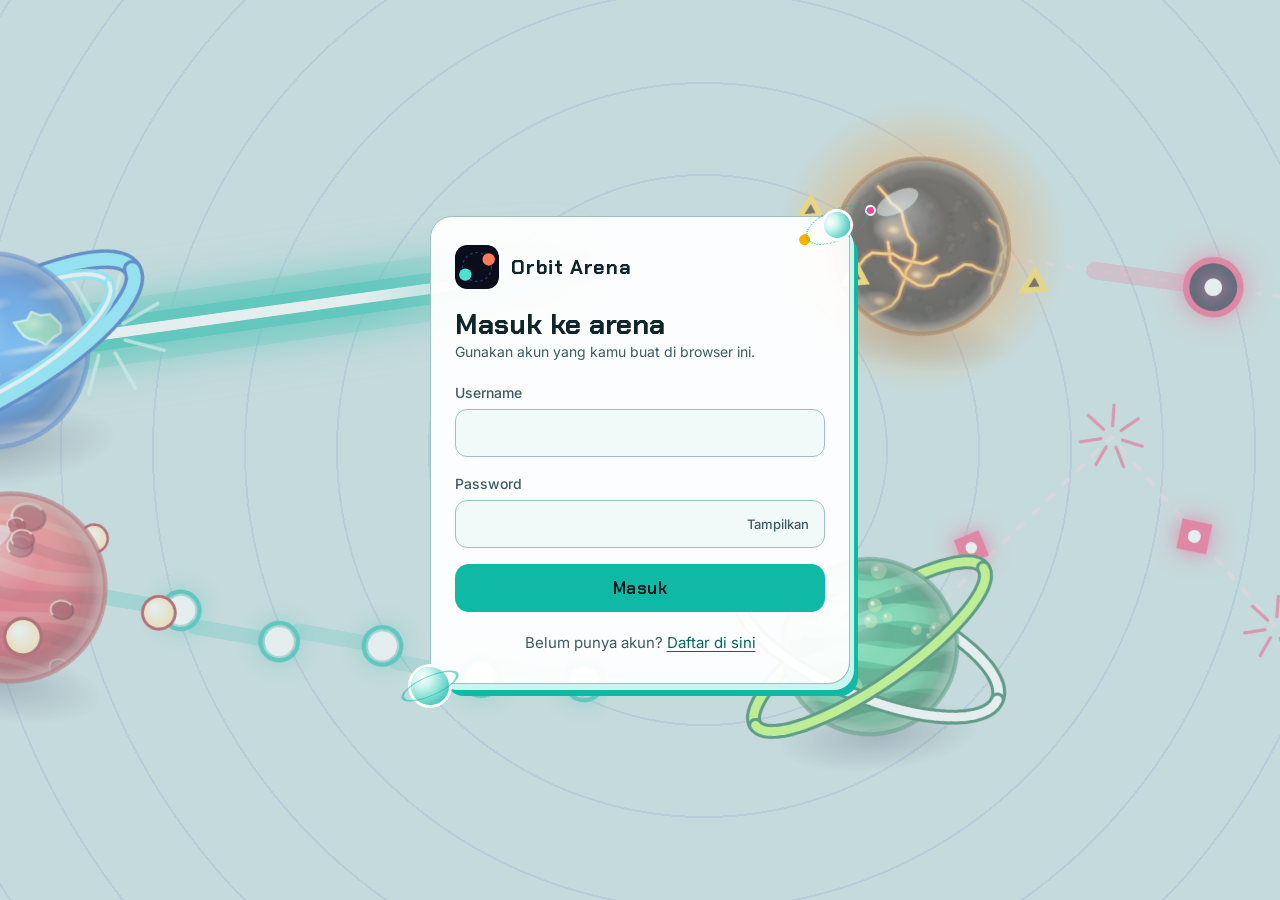
<file: index.html>
<!doctype html>
<html lang="id">
<head>
  <meta charset="utf-8">
  <meta name="viewport" content="width=device-width, initial-scale=1, viewport-fit=cover">
  <title>Orbit Arena</title>

  <link rel="icon" type="image/svg+xml" href="assets/icons/orbit.svg">
  <link rel="stylesheet" href="https://fonts.googleapis.com/css2?family=Chakra+Petch:wght@500;600;700&family=Inter:wght@400;500;600&display=swap">
  <link rel="stylesheet" href="css/style.css">
  <link rel="stylesheet" href="css/game.css">
  <link rel="stylesheet" href="css/picker.css">
  <link rel="stylesheet" href="css/campaign.css">
  <link rel="stylesheet" href="css/ornament.css">
  <link rel="stylesheet" href="css/intro.css">
  <link rel="stylesheet" href="css/defeat.css">
  <link rel="stylesheet" href="css/victory.css">
</head>
<body>
  <div class="app" data-page="home">

    <p class="notice" id="storage-notice" role="status" hidden>
      Penyimpanan browser tidak tersedia. Akun dan progres hanya bertahan sampai halaman ditutup.
    </p>

    <!-- ===== Main Menu (lobi) ===== -->
    <section class="screen screen-menu" data-screen="menu">
      <header class="topbar topbar-end">
        <div class="player-menu">
          <button class="player-chip" type="button" data-action="toggle-player" aria-expanded="false" aria-controls="player-pop">
            <span class="player-avatar" aria-hidden="true"></span>
            <span id="player-name">Pemain</span>
          </button>

          <div class="player-pop" id="player-pop" hidden>
            <p class="pop-stats">
              <span><b id="sum-matches">0</b>main</span>
              <span><b id="sum-wins">0</b>menang</span>
              <span><b id="sum-losses">0</b>kalah</span>
              <span><b id="sum-rate">0%</b>winrate</span>
            </p>
            <button class="btn btn-ghost btn-block" type="button" data-action="logout">Logout</button>
          </div>
        </div>
      </header>

      <div class="lobby">
        <h1 class="lobby-title" tabindex="-1" data-focus><span>Orbit</span> <span>Arena</span></h1>

        <nav class="lobby-menu" aria-label="Menu utama">
          <button class="lobby-btn is-primary" type="button" data-action="play" data-pose="laser">Main <span class="lobby-arrow" aria-hidden="true">&rarr;</span></button>
          <button class="lobby-btn" type="button" data-goto="campaign" data-pose="bounce">Campaign <span class="lobby-arrow" aria-hidden="true">&rarr;</span></button>
          <button class="lobby-btn" type="button" data-goto="mode" data-pose="bomb">Mode <span class="lobby-arrow" aria-hidden="true">&rarr;</span></button>
          <button class="lobby-btn" type="button" data-goto="stats" data-pose="burst">Statistik <span class="lobby-arrow" aria-hidden="true">&rarr;</span></button>
          <button class="lobby-btn" type="button" data-goto="settings" data-pose="bounce">Atur <span class="lobby-arrow" aria-hidden="true">&rarr;</span></button>
        </nav>
      </div>
    </section>

    <!-- ===== Campaign: peta stage ===== -->
    <section class="screen screen-campaign" data-screen="campaign" hidden>
      <header class="screen-head">
        <button class="btn btn-ghost" type="button" data-goto="menu">&larr; Kembali</button>
        <h2 class="screen-title" tabindex="-1" data-focus>Campaign</h2>
      </header>

      <p class="hint camp-summary" id="camp-summary"></p>

      <p class="camp-group-title">Tingkat 1 <span>Satu lawan satu</span></p>
      <ol class="camp-path" id="camp-path-1"></ol>

      <p class="camp-group-title camp-group-special">Tingkat 2 <span>Bos dijaga 2 pengawal</span></p>
      <ol class="camp-path" id="camp-path-2"></ol>
    </section>

    <!-- ===== Campaign: cerita dan pilih bola ===== -->
    <section class="screen screen-story" data-screen="story" hidden>
      <header class="screen-head">
        <button class="btn btn-ghost" type="button" data-goto="campaign">&larr; Peta</button>
        <h2 class="screen-title" id="story-title" tabindex="-1" data-focus>Stage</h2>
      </header>

      <div class="story-card panel">
        <canvas class="story-arena" id="story-arena" width="480" height="320" aria-hidden="true"></canvas>

        <div class="story-body">
          <p class="eyebrow" id="story-stage"></p>

          <div class="story-dialog" id="story-dialog">
            <strong class="story-who" id="story-who"></strong>
            <p class="story-text" id="story-text" aria-live="polite"></p>
          </div>

          <div class="story-reward" id="story-reward" hidden>
            <canvas class="orb-preview" id="story-reward-orb" data-kind="laser" data-team="player" aria-hidden="true"></canvas>
            <div>
              <p class="eyebrow">Bola terbuka</p>
              <strong class="story-reward-name" id="story-reward-name"></strong>
              <p class="hint" id="story-reward-hint"></p>
            </div>
          </div>

          <div class="story-loadout" id="story-loadout" hidden>
            <p class="pick-group-title">Pilih bola kamu <span id="story-hp"></span></p>
            <div class="camp-orbs" id="story-orbs" role="radiogroup" aria-label="Bola yang sudah terbuka"></div>
            <p class="hint" id="story-info"></p>
          </div>

          <div class="button-row">
            <button class="btn btn-primary" type="button" id="story-next" data-action="story-next">Lanjut</button>
            <button class="btn btn-primary btn-pulse" type="button" id="story-start" data-action="camp-start" hidden>Mulai Pertarungan</button>
          </div>
        </div>
      </div>
    </section>

    <!-- ===== Pilih Mode ===== -->
    <section class="screen" data-screen="mode" hidden>
      <header class="screen-head">
        <button class="btn btn-ghost" type="button" data-goto="menu">&larr; Kembali</button>
        <h2 class="screen-title" tabindex="-1" data-focus>Pilih Mode</h2>
      </header>

      <div class="mode-grid">
        <div class="mode-card is-selected">
          <span class="mode-name">Latihan vs Bot <span class="mode-tag">Dipilih</span></span>
          <span class="hint">Satu lawan satu melawan bot di arena. Tidak perlu pemain kedua.</span>
        </div>

        <div class="mode-card is-disabled" aria-disabled="true">
          <span class="mode-name">Dua Pemain Lokal <span class="mode-tag">Segera hadir</span></span>
          <span class="hint">Dua pemain di satu perangkat. Belum aktif di versi ini.</span>
        </div>
      </div>

      <fieldset class="panel">
        <legend class="panel-title">Bola pertandingan</legend>
        <p class="hint">Kamu yang memilih bola untuk dirimu dan untuk bot di layar berikutnya, atau tekan Acak Bola. Ada 4 bola biasa (HP 100) dan 3 bola spesial (HP 200).</p>
        <div class="orb-pool" data-orb-pool aria-label="Semua bola yang bisa dipilih"></div>
      </fieldset>

      <fieldset class="panel">
        <legend class="panel-title">Tingkat kesulitan bot</legend>
        <div class="segmented">
          <button class="seg-btn" type="button" data-action="set-difficulty" data-value="easy" aria-pressed="false">Mudah</button>
          <button class="seg-btn" type="button" data-action="set-difficulty" data-value="normal" aria-pressed="true">Normal</button>
          <button class="seg-btn" type="button" data-action="set-difficulty" data-value="hard" aria-pressed="false">Sulit</button>
        </div>
        <p class="hint" id="difficulty-hint"></p>
      </fieldset>

      <button class="btn btn-primary btn-lg" type="button" data-action="start-match">Mulai Pertandingan</button>
    </section>

    <!-- ===== Pilih Bola ===== -->
    <section class="screen screen-pick" id="screen-pick" data-screen="pick" hidden>
      <div class="pick-stage">
        <header class="screen-head pick-top">
          <button class="btn btn-ghost" type="button" data-goto="mode">&larr; Kembali</button>
          <div class="pick-heading">
            <p class="eyebrow">Sebelum bertanding</p>
            <h2 class="pick-title" id="pick-title" tabindex="-1" data-focus>Pilih bola</h2>
          </div>
        </header>

        <div class="pick-boxes">
          <div class="pick-box pick-box-player" id="pick-player">
            <div class="pick-head">
              <span class="pick-label">Kamu</span>
              <span class="pick-state">Belum dipilih</span>
              <button class="btn btn-secondary btn-sm" type="button" data-pick-random="player">Acak Bola</button>
            </div>

            <p class="pick-group-title">Bola Biasa <span>HP 100</span></p>
            <div class="pick-cells" data-cells="normal" role="radiogroup" aria-label="Bola biasa kamu"></div>

            <div class="pick-special">
              <p class="pick-group-title pick-group-special">Bola Spesial <span>HP 200</span></p>
              <div class="pick-cells pick-cells-special" data-cells="special" role="radiogroup" aria-label="Bola spesial kamu"></div>
            </div>

            <div class="pick-info" aria-live="polite">
              <strong class="pick-name"></strong>
              <span class="pick-stats"></span>
              <span class="pick-desc"></span>
            </div>
          </div>

          <span class="pick-vs" aria-hidden="true">VS</span>

          <div class="pick-box pick-box-enemy" id="pick-enemy">
            <div class="pick-head">
              <span class="pick-label">Bot</span>
              <span class="pick-state">Belum dipilih</span>
              <button class="btn btn-secondary btn-sm" type="button" data-pick-random="enemy">Acak Bola</button>
            </div>

            <p class="pick-group-title">Bola Biasa <span>HP 100</span></p>
            <div class="pick-cells" data-cells="normal" role="radiogroup" aria-label="Bola biasa bot"></div>

            <div class="pick-special">
              <p class="pick-group-title pick-group-special">Bola Spesial <span>HP 200</span></p>
              <div class="pick-cells pick-cells-special" data-cells="special" role="radiogroup" aria-label="Bola spesial bot"></div>
            </div>

            <div class="pick-info" aria-live="polite">
              <strong class="pick-name"></strong>
              <span class="pick-stats"></span>
              <span class="pick-desc"></span>
            </div>
          </div>
        </div>

        <p class="hint pick-note" id="pick-note"></p>
        <button class="btn btn-primary btn-lg" id="pick-start" type="button" disabled>Mulai Pertandingan</button>
      </div>
    </section>

    <!-- ===== Memuat ===== -->
    <section class="screen screen-loading" data-screen="loading" hidden>
      <div class="loading-box">
        <div class="loader" aria-hidden="true">
          <span class="loader-orb loader-player"></span>
          <span class="loader-orb loader-enemy"></span>
        </div>

        <h2 class="loading-title" tabindex="-1" data-focus>Memuat arena</h2>

        <div class="loading-bar" id="loading-bar" role="progressbar" aria-valuemin="0" aria-valuemax="100" aria-valuenow="0" aria-label="Memuat arena">
          <span class="loading-fill" id="loading-fill"></span>
        </div>

        <p class="loading-step" id="loading-step" aria-live="polite">Menyiapkan arena</p>
      </div>
    </section>

    <!-- ===== Layar Game ===== -->
    <section class="screen screen-game" id="game-screen" data-screen="game" hidden>
      <div class="hud">
        <div class="hud-side hud-player">
          <span class="hud-name" id="hud-player-name">Kamu</span>
          <div class="hp-bar">
            <div class="hp-fill hp-fill-player" id="hud-player-fill"></div>
            <span class="hp-text" id="hud-player-hp">100</span>
          </div>
        </div>

        <div class="hud-center">
          <span class="hud-timer" id="hud-timer">1:30</span>
          <button class="icon-btn" type="button" id="btn-pause">
            <svg viewBox="0 0 12 12" aria-hidden="true"><rect x="2" y="1" width="3" height="10"/><rect x="7" y="1" width="3" height="10"/></svg>
            Jeda
          </button>
        </div>

        <div class="hud-side hud-enemy">
          <span class="hud-name" id="hud-enemy-name">Bot</span>
          <div class="hp-bar">
            <div class="hp-fill hp-fill-enemy" id="hud-enemy-fill"></div>
            <span class="hp-text" id="hud-enemy-hp">100</span>
          </div>
        </div>
      </div>

      <div class="arena-wrap">
        <canvas class="arena-canvas" id="game-canvas" width="640" height="640" aria-label="Arena pertandingan"></canvas>

        <div class="pause-overlay" id="pause-overlay" hidden>
          <h2 class="pause-title">Dijeda</h2>
          <button class="btn btn-primary" type="button" id="btn-resume">Lanjutkan</button>
          <button class="btn btn-secondary" type="button" id="btn-quit">Keluar ke Menu</button>
        </div>
      </div>

      <div class="hud-footer" id="game-footer">
        <span class="chip chip-skill" data-skill-meter><span id="hud-player-orb">Laser</span> <span data-skill-text>Siap</span></span>
        <span class="chip chip-lock" data-lock-state>Lock Aim [E]: OFF</span>
        <p class="controls-hint">WASD / Panah: gerak &middot; Mouse: bidik &middot; Klik / Spasi: tembak &middot; E: Lock Aim &middot; Esc: jeda</p>
      </div>

      <div class="touch-controls" id="touch-controls" hidden>
        <div class="joystick" id="joystick" aria-label="Joystick gerak">
          <div class="joystick-knob"></div>
        </div>

        <div class="action-buttons">
          <button class="action-btn action-lock" type="button" data-touch="lock" data-lock-state><span>Lock</span></button>
          <button class="action-btn action-attack" type="button" data-touch="attack" data-skill-meter><span>Attack</span></button>
        </div>
      </div>
    </section>

    <!-- ===== Hasil Pertandingan ===== -->
    <section class="screen screen-result" data-screen="result" hidden>
      <canvas class="confetti" id="result-confetti" aria-hidden="true"></canvas>

      <div class="result-card" id="result-card">
        <p class="eyebrow reveal" id="result-reason"></p>
        <h2 class="result-title" id="result-title" tabindex="-1" data-focus>Menang</h2>

        <div class="stars reveal" id="result-stars" role="img" aria-label="Penilaian">
          <span class="star" aria-hidden="true"></span>
          <span class="star" aria-hidden="true"></span>
          <span class="star" aria-hidden="true"></span>
        </div>

        <div class="versus reveal" aria-label="Bola pertandingan">
          <div class="versus-side">
            <canvas class="orb-preview" id="result-orb-player" data-kind="laser" data-team="player" aria-hidden="true"></canvas>
            <span class="versus-name" id="result-orb-player-name"></span>
            <span class="versus-tag versus-tag-player">Kamu</span>
          </div>
          <span class="versus-vs" aria-hidden="true">VS</span>
          <div class="versus-side">
            <canvas class="orb-preview" id="result-orb-enemy" data-kind="laser" data-team="enemy" aria-hidden="true"></canvas>
            <span class="versus-name" id="result-orb-enemy-name"></span>
            <span class="versus-tag versus-tag-enemy">Lawan</span>
          </div>
        </div>

        <dl class="result-grid">
          <div class="stat reveal">
            <dd class="stat-value" id="res-duration">0:00</dd>
            <dt class="stat-label">Durasi</dt>
            <span class="stat-meter"><span class="stat-meter-fill" id="meter-duration"></span></span>
          </div>
          <div class="stat reveal">
            <dd class="stat-value" id="res-hp">0</dd>
            <dt class="stat-label">Sisa HP</dt>
            <span class="stat-meter"><span class="stat-meter-fill" id="meter-hp"></span></span>
          </div>
          <div class="stat reveal">
            <dd class="stat-value" id="res-damage">0</dd>
            <dt class="stat-label">Damage</dt>
            <span class="stat-meter"><span class="stat-meter-fill" id="meter-damage"></span></span>
          </div>
          <div class="stat reveal">
            <dd class="stat-value" id="res-accuracy">0%</dd>
            <dt class="stat-label">Akurasi</dt>
            <span class="stat-meter"><span class="stat-meter-fill" id="meter-accuracy"></span></span>
          </div>
        </dl>

        <p class="hint reveal" id="result-total"></p>

        <div class="button-row reveal" id="result-actions">
          <button class="btn btn-primary btn-pulse" type="button" data-action="rematch">Rematch</button>
          <button class="btn btn-secondary" type="button" data-goto="menu">Main Menu</button>
        </div>

        <div class="button-row reveal" id="result-campaign-actions" hidden>
          <button class="btn btn-primary btn-pulse" type="button" id="camp-continue" data-action="camp-continue">Lanjut</button>
          <button class="btn btn-secondary" type="button" data-action="camp-retry">Coba Lagi</button>
          <button class="btn btn-ghost" type="button" data-goto="campaign">Peta Campaign</button>
        </div>
      </div>
    </section>

    <!-- ===== Statistik ===== -->
    <section class="screen" data-screen="stats" id="stats-root" hidden>
      <header class="screen-head">
        <button class="btn btn-ghost" type="button" data-goto="menu">&larr; Kembali</button>
        <h2 class="screen-title" tabindex="-1" data-focus>Statistik</h2>
      </header>

      <div class="stat-grid">
        <div class="stat reveal">
          <span class="stat-value" id="stat-matches">0</span>
          <span class="stat-label">Pertandingan</span>
        </div>
        <div class="stat stat-win reveal">
          <span class="stat-value" id="stat-wins">0</span>
          <span class="stat-label">Menang</span>
        </div>
        <div class="stat stat-loss reveal">
          <span class="stat-value" id="stat-losses">0</span>
          <span class="stat-label">Kalah</span>
        </div>
        <div class="stat stat-draw reveal">
          <span class="stat-value" id="stat-draws">0</span>
          <span class="stat-label">Seri</span>
        </div>
        <div class="stat stat-rate reveal">
          <span class="stat-value" id="stat-rate">0%</span>
          <span class="stat-label">Winrate</span>
          <span class="ring" id="stat-ring" aria-hidden="true"></span>
        </div>
        <div class="stat reveal">
          <span class="stat-value" id="stat-best">0</span>
          <span class="stat-label">Menang beruntun terbaik</span>
        </div>
      </div>

      <div class="history-head reveal">
        <h3 class="panel-title">Riwayat terakhir</h3>
        <div class="form-strip" id="form-strip" aria-label="Hasil terakhir, terbaru di kanan"></div>
      </div>

      <div class="segmented reveal" role="group" aria-label="Filter riwayat">
        <button class="seg-btn" type="button" data-action="filter-history" data-value="all" aria-pressed="true">Semua</button>
        <button class="seg-btn" type="button" data-action="filter-history" data-value="win" aria-pressed="false">Menang</button>
        <button class="seg-btn" type="button" data-action="filter-history" data-value="loss" aria-pressed="false">Kalah</button>
        <button class="seg-btn" type="button" data-action="filter-history" data-value="draw" aria-pressed="false">Seri</button>
      </div>

      <div class="table-scroll reveal">
        <table class="history-table">
          <thead>
            <tr>
              <th>Waktu</th>
              <th>Hasil</th>
              <th>Level</th>
              <th>Bola</th>
              <th>Durasi</th>
              <th>Sisa HP</th>
            </tr>
          </thead>
          <tbody id="history-body"></tbody>
        </table>
        <p class="empty-state" id="history-empty">Belum ada pertandingan. Mainkan satu ronde dulu.</p>
      </div>
    </section>

    <!-- ===== Pengaturan ===== -->
    <section class="screen" data-screen="settings" hidden>
      <header class="screen-head">
        <button class="btn btn-ghost" type="button" data-goto="menu">&larr; Kembali</button>
        <h2 class="screen-title" tabindex="-1" data-focus>Pengaturan</h2>
      </header>

      <div class="panel">
        <div class="setting-row">
          <div class="setting-text">
            <span class="setting-name" id="sound-label">Suara</span>
            <span class="hint">Musik latar, efek tembakan, ledakan, dan hasil pertandingan.</span>
          </div>
          <button class="switch" type="button" role="switch" id="sound-switch" aria-labelledby="sound-label" aria-checked="true" data-action="toggle-sound"></button>
        </div>

        <div class="volume-row">
          <label class="volume-name" for="music-volume">Volume musik</label>
          <input class="volume-slider" type="range" id="music-volume" data-volume="music" min="0" max="100" step="5" value="100">
          <output class="volume-value" id="music-volume-value">100%</output>
        </div>

        <div class="volume-row">
          <label class="volume-name" for="sfx-volume">Volume efek suara</label>
          <input class="volume-slider" type="range" id="sfx-volume" data-volume="sfx" min="0" max="100" step="5" value="100">
          <output class="volume-value" id="sfx-volume-value">100%</output>
        </div>
      </div>

      <fieldset class="panel">
        <legend class="panel-title">Kontrol</legend>
        <div class="segmented">
          <button class="seg-btn" type="button" data-action="set-control" data-value="keyboard" aria-pressed="true">Keyboard + Mouse</button>
          <button class="seg-btn" type="button" data-action="set-control" data-value="touch" aria-pressed="false">Layar Sentuh</button>
        </div>
        <p class="hint">Layar Sentuh menampilkan joystick virtual serta tombol Attack, Laser, dan Lock Aim.</p>
      </fieldset>

      <fieldset class="panel">
        <legend class="panel-title">Kesulitan bot bawaan</legend>
        <div class="segmented">
          <button class="seg-btn" type="button" data-action="set-difficulty" data-value="easy" aria-pressed="false">Mudah</button>
          <button class="seg-btn" type="button" data-action="set-difficulty" data-value="normal" aria-pressed="true">Normal</button>
          <button class="seg-btn" type="button" data-action="set-difficulty" data-value="hard" aria-pressed="false">Sulit</button>
        </div>
      </fieldset>

      <div class="panel danger-zone">
        <h3 class="panel-title">Ulangi Campaign</h3>
        <p class="hint">Menghapus progres Campaign akun ini (bola yang terbuka dan bintang). Statistik tidak ikut terhapus.</p>
        <button class="btn btn-secondary" type="button" id="camp-reset" data-action="camp-reset">Ulangi Campaign dari awal</button>
      </div>

      <div class="panel danger-zone">
        <h3 class="panel-title">Reset progres</h3>
        <p class="hint">Menghapus statistik dan riwayat pertandingan akun ini. Akun tetap ada.</p>

        <button class="btn btn-secondary" type="button" id="reset-ask" data-action="reset-ask">Reset progres</button>

        <div class="confirm-row" id="reset-confirm" hidden>
          <p>Yakin mau reset semua statistik? Ini tidak bisa dibatalkan.</p>
          <button class="btn btn-danger" type="button" data-action="reset-confirm">Ya, reset</button>
          <button class="btn btn-secondary" type="button" data-action="reset-cancel">Batal</button>
        </div>
      </div>

      <p class="hint credit-line">
        Musik: &ldquo;We Are&rdquo; oleh Jo Cohen &amp; Sex Whales (NCS) dan &ldquo;Defiance&rdquo; oleh Tanner Helland (CC BY 4.0). Efek suara: rekaman petir, meriam, senapan, dan benturan dari Freesound, OpenGameArt, Minetest Game, dan Kenney.nl. Rincian di assets/audio/CREDITS.txt.
      </p>

      <p class="status-line" id="settings-status" role="status" aria-live="polite"></p>
    </section>

  </div>

  <!-- ===== Intro pembuka (dimainkan oleh js/intro.js) ===== -->
  <div class="intro" id="intro" aria-hidden="true">
    <div class="intro-glow"></div>

    <div class="intro-stage">
      <canvas class="intro-canvas" id="intro-canvas"></canvas>

      <div class="intro-center">
        <div class="intro-title">
          <span class="intro-word intro-word-a">Orbit</span>
          <span class="intro-word intro-word-b">Arena</span>
        </div>

        <p class="intro-tagline">Satu arena. Satu pemenang.</p>
      </div>
    </div>

    <p class="intro-skip">Ketuk atau tekan tombol apa saja untuk melewati</p>
  </div>

  <script src="js/config.js"></script>
  <script src="js/storage.js"></script>
  <script src="js/auth.js"></script>
  <script src="js/audio.js"></script>
  <script src="js/input.js"></script>
  <script src="js/bot.js"></script>
  <script src="js/skins.js"></script>
  <script src="js/arenas.js"></script>
  <script src="js/render.js"></script>
  <script src="js/game.js"></script>
  <script src="js/backdrop.js"></script>
  <script src="js/ornament.js"></script>
  <script src="js/statistics.js"></script>
  <script src="js/picker.js"></script>
  <script src="js/loading.js"></script>
  <script src="js/defeat.js"></script>
  <script src="js/victory.js"></script>
  <script src="js/fx.js"></script>
  <script src="js/intro.js"></script>
  <script src="js/campaign.js"></script>
  <script src="js/menu.js"></script>
  <script src="js/app.js"></script>

</body>
</html>
</file>
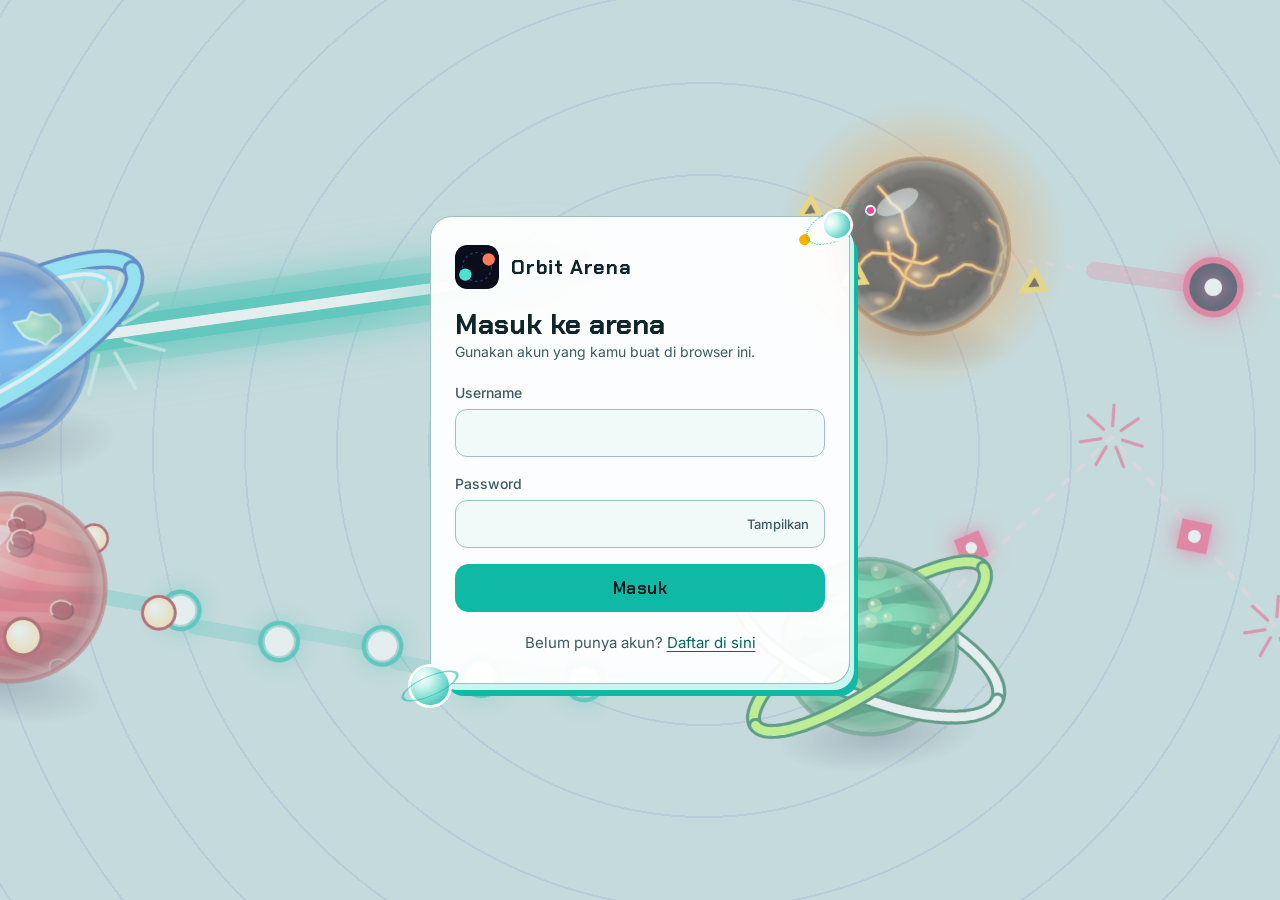
<file: login.html>
<!DOCTYPE html>
<html lang="id">
<head>
  <meta charset="UTF-8">
  <meta name="viewport" content="width=device-width, initial-scale=1, viewport-fit=cover">
  <meta name="theme-color" content="#0a0d1c">
  <title>Masuk - Orbit Arena</title>

  <link rel="icon" type="image/svg+xml" href="assets/icons/orbit.svg">
  <link rel="stylesheet" href="https://fonts.googleapis.com/css2?family=Chakra+Petch:wght@500;600;700&amp;family=Inter:wght@400;500;600&amp;display=swap">
  <link rel="stylesheet" href="css/style.css">
  <link rel="stylesheet" href="css/auth.css">
  <link rel="stylesheet" href="css/ornament.css">
</head>

<body>
  <main class="auth-page" data-page="login">
    <div class="auth-card">
      <div class="auth-brand">
        <img src="assets/icons/orbit.svg" alt="">
        <span class="auth-brand-name">Orbit Arena</span>
      </div>

      <div>
        <h1 class="auth-title">Masuk ke arena</h1>
        <p class="hint">Gunakan akun yang kamu buat di browser ini.</p>
      </div>

      <p class="notice" id="storage-notice" role="status" hidden>
        Penyimpanan browser tidak tersedia. Akun hanya bertahan sampai halaman ditutup.
      </p>

      <form class="auth-form" id="login-form" novalidate>
        <div class="form-error" id="form-error" role="alert" hidden></div>

        <div class="field">
          <label class="field-label" for="login-username">Username</label>
          <input class="input" id="login-username" name="username" type="text" autocomplete="username" autocapitalize="none" spellcheck="false" required>
        </div>

        <div class="field">
          <label class="field-label" for="login-password">Password</label>
          <div class="input-wrap">
            <input class="input" id="login-password" name="password" type="password" autocomplete="current-password" required>
            <button class="input-toggle" type="button" data-toggle-password="login-password">Tampilkan</button>
          </div>
        </div>

        <button class="btn btn-primary btn-block" type="submit">Masuk</button>
      </form>

      <p class="auth-footer">Belum punya akun? <a href="register.html">Daftar di sini</a></p>
    </div>
  </main>

  <script src="js/config.js"></script>
  <script src="js/storage.js"></script>
  <script src="js/auth.js"></script>
  <script src="js/skins.js"></script>
  <script src="js/backdrop.js"></script>
  <script src="js/ornament.js"></script>
  <script src="js/app.js"></script>
</body>
</html>
</file>
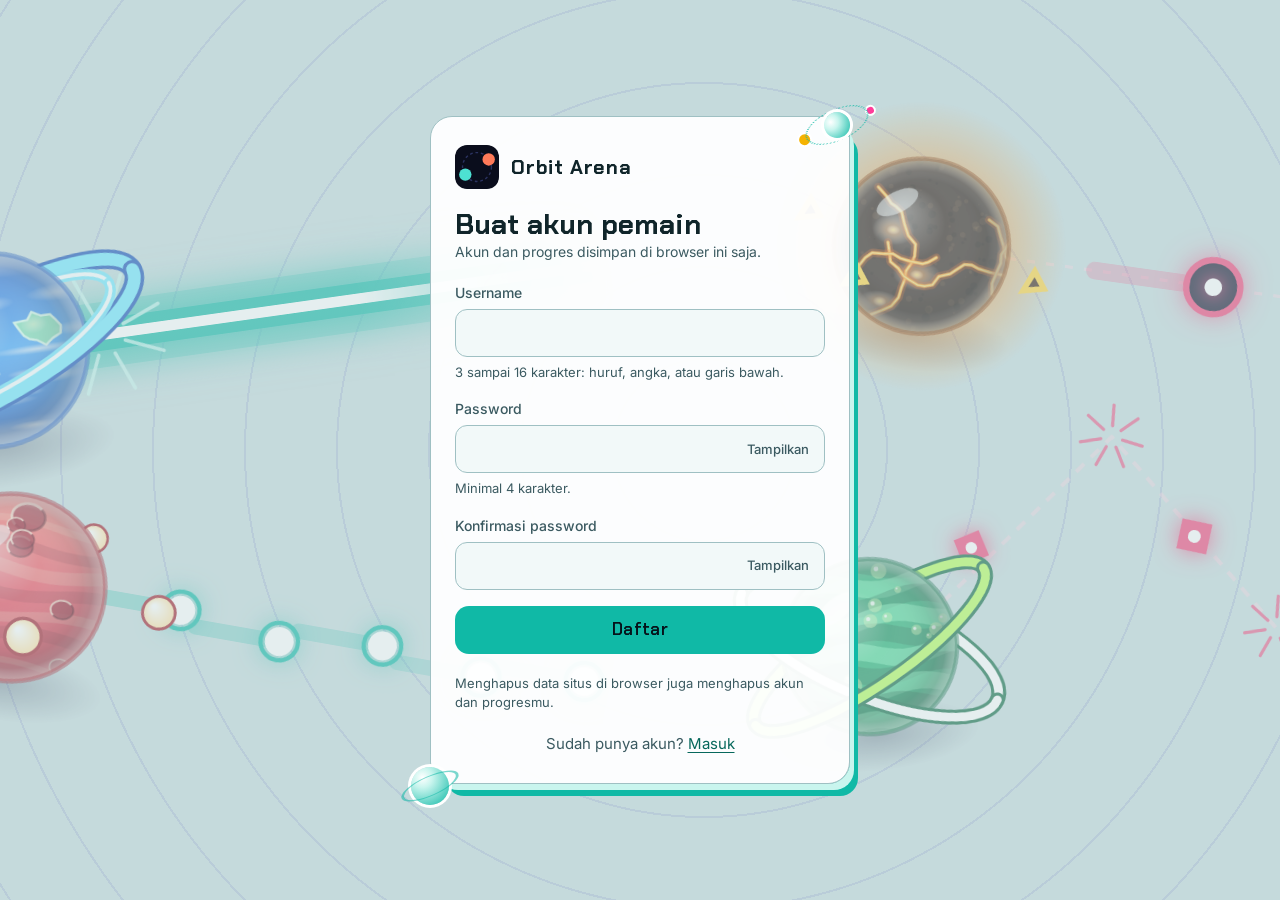
<file: register.html>
<!DOCTYPE html>
<html lang="id">
<head>
  <meta charset="UTF-8">
  <meta name="viewport" content="width=device-width, initial-scale=1, viewport-fit=cover">
  <meta name="theme-color" content="#0a0d1c">
  <title>Daftar - Orbit Arena</title>

  <link rel="icon" type="image/svg+xml" href="assets/icons/orbit.svg">
  <link rel="stylesheet" href="https://fonts.googleapis.com/css2?family=Chakra+Petch:wght@500;600;700&amp;family=Inter:wght@400;500;600&amp;display=swap">
  <link rel="stylesheet" href="css/style.css">
  <link rel="stylesheet" href="css/auth.css">
  <link rel="stylesheet" href="css/ornament.css">
</head>

<body>
  <main class="auth-page" data-page="register">
    <div class="auth-card">
      <div class="auth-brand">
        <img src="assets/icons/orbit.svg" alt="">
        <span class="auth-brand-name">Orbit Arena</span>
      </div>

      <div>
        <h1 class="auth-title">Buat akun pemain</h1>
        <p class="hint">Akun dan progres disimpan di browser ini saja.</p>
      </div>

      <p class="notice" id="storage-notice" role="status" hidden>
        Penyimpanan browser tidak tersedia. Akun hanya bertahan sampai halaman ditutup.
      </p>

      <form class="auth-form" id="register-form" novalidate>
        <div class="form-error" id="form-error" role="alert" hidden></div>

        <div class="field">
          <label class="field-label" for="reg-username">Username</label>
          <input class="input" id="reg-username" name="username" type="text" autocomplete="username" autocapitalize="none" spellcheck="false" maxlength="16" required>
          <span class="auth-note">3 sampai 16 karakter: huruf, angka, atau garis bawah.</span>
        </div>

        <div class="field">
          <label class="field-label" for="reg-password">Password</label>
          <div class="input-wrap">
            <input class="input" id="reg-password" name="password" type="password" autocomplete="new-password" required>
            <button class="input-toggle" type="button" data-toggle-password="reg-password">Tampilkan</button>
          </div>
          <span class="auth-note">Minimal 4 karakter.</span>
        </div>

        <div class="field">
          <label class="field-label" for="reg-confirm">Konfirmasi password</label>
          <div class="input-wrap">
            <input class="input" id="reg-confirm" name="confirm" type="password" autocomplete="new-password" required>
            <button class="input-toggle" type="button" data-toggle-password="reg-confirm">Tampilkan</button>
          </div>
        </div>

        <button class="btn btn-primary btn-block" type="submit">Daftar</button>
      </form>

      <p class="auth-note">Menghapus data situs di browser juga menghapus akun dan progresmu.</p>

      <p class="auth-footer">Sudah punya akun? <a href="login.html">Masuk</a></p>
    </div>
  </main>

  <script src="js/config.js"></script>
  <script src="js/storage.js"></script>
  <script src="js/auth.js"></script>
  <script src="js/skins.js"></script>
  <script src="js/backdrop.js"></script>
  <script src="js/ornament.js"></script>
  <script src="js/app.js"></script>
</body>
</html>
</file>
<file: css/style.css>
/* ==========================================================
   Orbit Arena - style.css
   Token warna, reset, tipografi, dan komponen umum
   ========================================================== */

:root {
  color-scheme: light;

  /* Palet utama: cadet blue (#5f9ea0) yang digelapkan untuk latar */
  --cadet: #5f9ea0;
  --cadet-deep: #2e6b6e;

  --bg: #c5dadc;
  --paper: #f2f9f9;
  --surface: #e3eff0;
  --surface-2: #d3e4e6;
  --line: #9fc0c3;
  --text: #10252a;
  --muted: #3b5a61;

  --player: #10b9a6;
  --player-light: #c9f5ee;
  --player-deep: #07685c;

  --enemy: #f2457a;
  --enemy-light: #ffd3e1;
  --enemy-deep: #c21f55;

  --gold: #f5b301;
  --gold-deep: #7a5400;
  --danger: #e5384f;
  --danger-deep: #c5223b;
  --success: #27c47d;
  --success-deep: #0e6d40;

  --blue: #2f8cff;
  --violet: #7a45f0;
  --pink: #ff3d9a;
  --amber: #ff9a1f;
  --cyan: #06b6d4;
  --indigo: #4a56e2;

  --shadow: rgba(16, 37, 42, 0.18);

  --font-display: 'Chakra Petch', 'Trebuchet MS', system-ui, sans-serif;
  --font-body: 'Inter', system-ui, -apple-system, 'Segoe UI', Roboto, sans-serif;

  --radius: 14px;
  --radius-lg: 22px;

  --gutter-left: max(16px, env(safe-area-inset-left, 0px));
  --gutter-right: max(16px, env(safe-area-inset-right, 0px));
}

*,
*::before,
*::after {
  box-sizing: border-box;
}

[hidden] {
  display: none !important;
}

html {
  -webkit-text-size-adjust: 100%;
}

body {
  margin: 0;
  min-height: 100vh;
  min-height: 100svh;
  font-family: var(--font-body);
  font-size: 1rem;
  line-height: 1.5;
  color: var(--text);
  background-color: var(--bg);
}

h1,
h2,
h3 {
  margin: 0;
  font-family: var(--font-display);
  font-weight: 700;
  line-height: 1.15;
  text-wrap: balance;
}

p {
  margin: 0;
}

button,
input {
  font: inherit;
  color: inherit;
}

img {
  max-width: 100%;
}

a {
  color: var(--player-deep);
  text-underline-offset: 3px;
}

a:hover {
  color: var(--player-deep);
}

:focus-visible {
  outline: 2px solid var(--gold);
  outline-offset: 2px;
}

[tabindex='-1']:focus {
  outline: none;
}

/* ---------- Teks pendukung ---------- */

.eyebrow {
  font-size: 0.75rem;
  font-weight: 600;
  letter-spacing: 0.14em;
  text-transform: uppercase;
  color: var(--muted);
}

.lead {
  font-size: 1.0625rem;
  color: var(--muted);
  max-width: 52ch;
}

.hint {
  font-size: 0.875rem;
  color: var(--muted);
}

/* ---------- Tombol ---------- */

.btn {
  display: inline-flex;
  align-items: center;
  justify-content: center;
  gap: 10px;
  min-height: 48px;
  padding: 0 22px;
  border: 1px solid transparent;
  border-radius: var(--radius);
  font-family: var(--font-display);
  font-size: 1.0625rem;
  font-weight: 600;
  letter-spacing: 0.02em;
  text-decoration: none;
  cursor: pointer;
  transition:
    transform 0.12s ease,
    background-color 0.12s ease,
    border-color 0.12s ease;
}

.btn:active {
  transform: translateY(1px) scale(0.99);
}

.btn:disabled {
  opacity: 0.45;
  cursor: not-allowed;
}

.btn-primary {
  color: #06121a;
  background: var(--player);
}

.btn-primary:hover {
  background: #3fd6c5;
  color: #06121a;
}

.btn-secondary {
  color: var(--text);
  background: var(--surface);
  border-color: var(--line);
}

.btn-secondary:hover {
  background: var(--surface-2);
  color: var(--text);
}

.btn-danger {
  color: #1c0309;
  background: var(--danger);
}

.btn-danger:hover {
  background: #ff6b7d;
}

.btn-ghost {
  color: var(--muted);
  background: transparent;
}

.btn-ghost:hover {
  color: var(--text);
  background: rgba(27, 33, 64, 0.06);
}

.btn-sm {
  min-height: 36px;
  padding: 0 14px;
  border-radius: 10px;
  font-size: 0.875rem;
}

.btn-lg {
  min-height: 60px;
  font-size: 1.25rem;
}

.btn-block {
  width: 100%;
}

/* ---------- Form ---------- */

.field {
  display: flex;
  flex-direction: column;
  gap: 6px;
}

.field-label {
  font-size: 0.875rem;
  font-weight: 500;
  color: var(--muted);
}

.input-wrap {
  position: relative;
}

.input {
  width: 100%;
  min-height: 48px;
  padding: 0 14px;
  border: 1px solid var(--line);
  border-radius: 12px;
  background: var(--paper);
  color: var(--text);
}

.input::placeholder {
  color: #9aa2c8;
}

.input:focus-visible {
  outline: 2px solid var(--gold);
  outline-offset: 1px;
}

.input[aria-invalid='true'] {
  border-color: var(--danger);
}

.input-wrap .input {
  padding-right: 92px;
}

.input-toggle {
  position: absolute;
  top: 50%;
  right: 6px;
  min-height: 36px;
  padding: 0 10px;
  transform: translateY(-50%);
  border: 0;
  border-radius: 8px;
  background: transparent;
  font-size: 0.8125rem;
  font-weight: 500;
  color: var(--muted);
  cursor: pointer;
}

.input-toggle:hover {
  color: var(--text);
}

/* ---------- Notifikasi ---------- */

.notice {
  padding: 10px 14px;
  border: 1px solid var(--gold);
  border-radius: 12px;
  background: rgba(245, 179, 1, 0.08);
  font-size: 0.875rem;
  color: var(--gold-deep);
}

.form-error {
  padding: 10px 14px;
  border: 1px solid var(--danger);
  border-radius: 12px;
  background: rgba(229, 56, 79, 0.10);
  font-size: 0.9375rem;
  color: #c5223b;
}

/* ---------- Kartu statistik ---------- */

.stat {
  display: flex;
  flex-direction: column;
  gap: 2px;
  min-width: 0;
  padding: 12px;
  border: 1px solid var(--line);
  border-radius: 12px;
  background: var(--surface);
}

.stat-value {
  font-family: var(--font-display);
  font-size: 1.625rem;
  font-weight: 700;
  line-height: 1.1;
  font-variant-numeric: tabular-nums;
}

.stat-label {
  font-size: 0.6875rem;
  font-weight: 600;
  letter-spacing: 0.1em;
  text-transform: uppercase;
  color: var(--muted);
}

.stat-win .stat-value {
  color: var(--player-deep);
}

.stat-loss .stat-value {
  color: var(--enemy-deep);
}

.stat-draw .stat-value {
  color: var(--gold-deep);
}

@media (prefers-reduced-motion: reduce) {
  *,
  *::before,
  *::after {
    animation-duration: 0.001ms !important;
    animation-iteration-count: 1 !important;
    transition-duration: 0.001ms !important;
  }
}


/* ---------- Poster bola (latar menu dan login) ---------- */

.poster {
  position: fixed;
  z-index: 0;
  overflow: hidden;
  background: var(--bg);
  pointer-events: none;
}

/* Cincin orbit tipis di belakang bola */

.poster::before {
  content: '';
  position: absolute;
  inset: 0;
  background: repeating-radial-gradient(
    circle at 55% 50%,
    transparent 0 90px,
    rgba(120, 130, 200, 0.28) 90px 92px
  );
}

.pose {
  --depth: 14;
  --tilt: 0deg;
  --zoom: 1;

  position: absolute;
  transform:
    translate(
      calc(var(--px, 0) * var(--depth) * -1px),
      calc(var(--py, 0) * var(--depth) * -1px)
    )
    rotate(calc(var(--tilt) + var(--px, 0) * 1.4deg))
    scale(var(--zoom));
  transition:
    transform 0.35s ease-out,
    opacity 0.25s ease;
}

.pose-laser,
.pose-burst {
  --c: 77, 225, 210;
}

.pose-bomb,
.pose-bounce {
  --c: 255, 122, 89;
}

.pose-float {
  position: relative;
  animation: pose-float 6.4s ease-in-out infinite;
}

.pose-bomb .pose-float {
  animation-duration: 7.6s;
  animation-delay: -2s;
}

.pose-burst .pose-float {
  animation-duration: 5.6s;
  animation-delay: -3.5s;
}

.pose-bounce .pose-float {
  animation-duration: 8.4s;
  animation-delay: -5s;
}

@keyframes pose-float {
  0%,
  100% {
    transform: translateY(0) rotate(0deg);
  }

  50% {
    transform: translateY(-14px) rotate(1.2deg);
  }
}

.pose-art {
  display: block;
  width: 100%;
  height: auto;
  transform-origin: 21% 50%;
}

.pose-art.is-recoil {
  animation: pose-recoil 0.45s ease-out;
}

.pose-art.is-pop {
  animation: pose-pop 0.6s cubic-bezier(0.3, 1.6, 0.5, 1);
}

.pose-art.is-recoil.is-pop {
  animation:
    pose-recoil 0.45s ease-out,
    pose-pop 0.6s cubic-bezier(0.3, 1.6, 0.5, 1);
}

@keyframes pose-recoil {
  0% {
    translate: 0 0;
  }

  22% {
    translate: -4% 0;
  }

  100% {
    translate: 0 0;
  }
}

@keyframes pose-pop {
  0% {
    scale: 1;
    rotate: 0deg;
  }

  35% {
    scale: 1.16;
    rotate: -4deg;
  }

  100% {
    scale: 1;
    rotate: 0deg;
  }
}

/* Cincin dan satelit yang menempel di bola */

.pose-orb {
  position: absolute;
  top: 50%;
  left: 21.11%;
  width: 24.44%;
  aspect-ratio: 1;
  translate: -50% -50%;
}

.orb-ring,
.orb-sat {
  position: absolute;
  inset: -28%;
  border-radius: 50%;
}

.orb-ring {
  border: 2px dashed rgba(var(--c), 0.5);
  animation: orb-spin 22s linear infinite;
}

.orb-ring-2 {
  inset: -48%;
  border: 1px dotted rgba(var(--c), 0.4);
  animation-duration: 34s;
  animation-direction: reverse;
}

.orb-sat {
  animation: orb-spin 7s linear infinite;
}

.orb-sat::after {
  content: '';
  position: absolute;
  top: -6px;
  left: calc(50% - 6px);
  width: 12px;
  height: 12px;
  border-radius: 50%;
  background: rgb(var(--c));
  box-shadow: 0 0 12px 3px rgba(var(--c), 0.7);
}

.orb-sat-2 {
  inset: -48%;
  animation-duration: 11s;
  animation-direction: reverse;
}

.orb-sat-2::after {
  top: -4px;
  left: calc(50% - 4px);
  width: 8px;
  height: 8px;
  background: #fff;
}

@keyframes orb-spin {
  to {
    transform: rotate(360deg);
  }
}

/* Tembakan otomatis: melesat dari bola menuju arah bidik pose */

.shot {
  position: absolute;
  top: 50%;
  left: 100%;
  width: 340%;
  height: 12px;
  margin-top: -6px;
  pointer-events: none;
}

.shot::after {
  content: '';
  position: absolute;
  top: 0;
  left: 0;
  width: 12px;
  height: 12px;
  border-radius: 50%;
  background: #fff;
  box-shadow: 0 0 14px 4px rgba(var(--c), 0.9);
}

.shot-burst {
  animation: shot-fly 0.55s linear forwards;
}

.shot-burst::after {
  width: 9px;
  height: 9px;
  margin-top: 1.5px;
}

.shot-laser {
  height: 8px;
  margin-top: -4px;
  background: linear-gradient(90deg, #fff, rgba(var(--c), 0.9) 40%, transparent);
  box-shadow: 0 0 18px rgba(var(--c), 0.8);
  transform-origin: 0 50%;
  animation: shot-laser 0.7s ease-out forwards;
}

.shot-laser::after {
  display: none;
}

.shot-bomb {
  animation: shot-lob 0.9s ease-in-out forwards;
}

.shot-bomb::after {
  width: 20px;
  height: 20px;
  margin-top: -4px;
}

.shot-bounce {
  animation: shot-zigzag 0.8s ease-in-out forwards;
}

@keyframes shot-fly {
  0% {
    opacity: 1;
    transform: translateX(0);
  }

  80% {
    opacity: 1;
  }

  100% {
    opacity: 0;
    transform: translateX(100%);
  }
}

@keyframes shot-laser {
  0% {
    opacity: 1;
    transform: scaleX(0);
  }

  35% {
    opacity: 1;
    transform: scaleX(1);
  }

  100% {
    opacity: 0;
    transform: scaleX(1);
  }
}

@keyframes shot-lob {
  0% {
    opacity: 1;
    transform: translate(0, 0);
  }

  50% {
    transform: translate(50%, -380%);
  }

  92% {
    opacity: 1;
    transform: translate(100%, 0) scale(1);
  }

  100% {
    opacity: 0;
    transform: translate(100%, 0) scale(2.6);
  }
}

@keyframes shot-zigzag {
  0% {
    opacity: 1;
    transform: translate(0, 0);
  }

  35% {
    transform: translate(45%, 320%);
  }

  70% {
    transform: translate(90%, -240%);
  }

  100% {
    opacity: 0;
    transform: translate(130%, 160%);
  }
}

/* Lapisan seluruh layar: bara cahaya, cahaya kursor, percikan klik */

.ambient {
  position: fixed;
  inset: 0;
  z-index: 0;
  overflow: hidden;
  pointer-events: none;
}

.ambient[hidden] {
  display: none;
}

.embers {
  position: absolute;
  inset: 0;
}

.ember {
  position: absolute;
  bottom: -20px;
  left: var(--x);
  width: calc(var(--size) * 3);
  height: calc(var(--size) * 3);
  border-radius: 50%;
  background: radial-gradient(circle, rgba(16, 185, 166, 0.95) 0, rgba(16, 185, 166, 0.9) 22%, rgba(16, 185, 166, 0.25) 45%, transparent 70%);
  opacity: 0;
  animation: ember-rise var(--dur) linear var(--delay) infinite;
}

.ember.is-warm {
  background: radial-gradient(circle, rgba(242, 69, 122, 0.95) 0, rgba(242, 69, 122, 0.9) 22%, rgba(242, 69, 122, 0.25) 45%, transparent 70%);
}

.ember.is-gold {
  background: radial-gradient(circle, rgba(245, 179, 1, 0.95) 0, rgba(245, 179, 1, 0.9) 22%, rgba(245, 179, 1, 0.25) 45%, transparent 70%);
}

@keyframes ember-rise {
  0% {
    opacity: 0;
    transform: translate(0, 0) scale(0.6);
  }

  10% {
    opacity: 0.85;
  }

  85% {
    opacity: 0.45;
  }

  100% {
    opacity: 0;
    transform: translate(var(--drift), -105vh) scale(1);
  }
}

.click-burst {
  position: absolute;
  width: 0;
  height: 0;
}

.click-ring {
  position: absolute;
  top: -5px;
  left: -5px;
  width: 10px;
  height: 10px;
  border: 2px solid var(--player);
  border-radius: 50%;
  animation: click-ring 0.55s ease-out forwards;
}

.click-shard {
  position: absolute;
  top: -3px;
  left: -3px;
  width: 7px;
  height: 7px;
  background: var(--player);
  animation: click-shard 0.6s ease-out forwards;
}

.click-burst.is-warm .click-ring {
  border-color: var(--enemy);
}

.click-burst.is-warm .click-shard {
  background: var(--enemy);
}

@keyframes click-ring {
  from {
    opacity: 0.9;
    transform: scale(1);
  }

  to {
    opacity: 0;
    transform: scale(9);
  }
}

@keyframes click-shard {
  from {
    opacity: 1;
    transform: translate(0, 0) rotate(45deg) scale(1);
  }

  to {
    opacity: 0;
    transform: translate(var(--dx), var(--dy)) rotate(225deg) scale(0.2);
  }
}

body.orb-hover {
  cursor: pointer;
}

/* Menyorot tombol menu: satu bola membesar, yang lain meredup */

.poster[data-focus] .pose {
  opacity: 0.4;
}

.poster[data-focus='laser'] .pose-laser,
.poster[data-focus='bomb'] .pose-bomb,
.poster[data-focus='burst'] .pose-burst,
.poster[data-focus='bounce'] .pose-bounce {
  --zoom: 1.08;

  opacity: 1;
}

/* Menu utama: poster di sisi kanan */

.poster.is-lobby {
  top: 0;
  right: 0;
  width: 64vw;
  height: 100vh;
}

/* Pinggir poster memudar ke warna latar (tanpa mask supaya animasi tetap ringan) */

.poster.is-lobby::after {
  content: '';
  position: absolute;
  inset: 0;
  z-index: 5;
  background: linear-gradient(to right, var(--bg) 0, transparent 14%);
}

.is-lobby .pose-laser {
  --depth: 22;
  --tilt: -9deg;

  top: 27%;
  left: 0;
  width: 84%;
  z-index: 3;
}

.is-lobby .pose-bomb {
  --depth: 12;
  --tilt: 7deg;

  top: 0;
  right: -10%;
  width: 56%;
}

.is-lobby .pose-burst {
  --depth: 30;
  --tilt: -16deg;

  bottom: -4%;
  left: 10%;
  width: 70%;
  z-index: 2;
}

.is-lobby .pose-bounce {
  --depth: 8;
  --tilt: 3deg;

  top: 2%;
  left: 2%;
  width: 52%;
}

/* Di belakang kotak, poster diam dan tanpa cincin supaya ornamen kotak yang bergerak */

.is-center .pose-float {
  animation: none;
}

.is-center .pose-orb {
  display: none;
}

/* Login dan register: poster mengitari kartu */

.poster.is-center {
  inset: 0;
  opacity: 0.55;
}

.is-center .pose-laser {
  top: 6%;
  left: -14%;
  width: 62%;
  --tilt: -8deg;
}

.is-center .pose-bomb {
  top: 4%;
  right: -16%;
  width: 56%;
  --tilt: 8deg;
}

.is-center .pose-burst {
  bottom: 2%;
  left: -12%;
  width: 60%;
  --tilt: 10deg;
}

.is-center .pose-bounce {
  right: -12%;
  bottom: 4%;
  width: 56%;
  --tilt: -6deg;
}

@media (max-aspect-ratio: 1/1) {
  .poster.is-lobby {
    top: auto;
    bottom: 0;
    left: 0;
    right: auto;
    width: 100vw;
    height: 52vh;
  }

  .poster.is-lobby::after {
    background: linear-gradient(to bottom, var(--bg) 0, transparent 14%);
  }

  .is-lobby .pose-laser {
    top: 24%;
    left: -4%;
    width: 100%;
  }

  .is-lobby .pose-bomb {
    top: -6%;
    right: -18%;
    width: 72%;
  }

  .is-lobby .pose-burst {
    bottom: -2%;
    left: -10%;
    width: 84%;
  }

  .is-lobby .pose-bounce {
    top: 0;
    left: -8%;
    width: 66%;
  }

  .is-center .pose-laser,
  .is-center .pose-bomb,
  .is-center .pose-burst,
  .is-center .pose-bounce {
    width: 90%;
  }
}

/* Hasil menang: bola tim pemain menonjol. Kalah: bola lawan menonjol. */

.poster[data-tone='win'] .pose-bomb,
.poster[data-tone='win'] .pose-bounce,
.poster[data-tone='loss'] .pose-laser,
.poster[data-tone='loss'] .pose-burst {
  opacity: 0.3;
}

.credit-line {
  max-width: 640px;
  margin-top: 8px;
  font-size: 0.75rem;
  text-align: center;
}

/* ---------- Slider volume di Pengaturan ---------- */

.volume-row {
  display: grid;
  grid-template-columns: minmax(0, 150px) minmax(0, 1fr) 48px;
  gap: 12px;
  align-items: center;
  margin-top: 14px;
}

.volume-name {
  font-weight: 700;
  font-size: 0.92rem;
}

.volume-slider {
  width: 100%;
  accent-color: var(--player);
  cursor: pointer;
}

.volume-value {
  font-weight: 800;
  font-size: 0.88rem;
  text-align: right;
}

@media (max-width: 480px) {
  .volume-row {
    grid-template-columns: 1fr 44px;
  }

  .volume-name {
    grid-column: 1 / -1;
  }
}
</file>
<file: css/game.css>
/* ==========================================================
   Orbit Arena - game.css
   Menu, pemilihan mode, layar game, hasil, statistik, pengaturan
   ========================================================== */

.app {
  position: relative;
  z-index: 1;
  display: flex;
  flex-direction: column;
  gap: 16px;
  width: 100%;
  max-width: 1200px;
  margin: 0 auto;
  padding-block: 16px 32px;
  padding-left: var(--gutter-left);
  padding-right: var(--gutter-right);
}

.screen {
  display: flex;
  flex-direction: column;
  gap: 20px;
}

.screen-head {
  display: flex;
  align-items: center;
  gap: 12px;
}

.screen-title {
  font-size: 1.75rem;
}

/* ---------- Topbar ---------- */

.topbar {
  display: flex;
  align-items: center;
  justify-content: space-between;
  gap: 12px;
}

.brand {
  display: flex;
  align-items: center;
  gap: 10px;
}

.brand-name {
  font-family: var(--font-display);
  font-size: 1.125rem;
  font-weight: 700;
  letter-spacing: 0.04em;
}

.player-chip {
  display: inline-flex;
  align-items: center;
  gap: 8px;
  min-width: 0;
  max-width: 50%;
  padding: 6px 14px 6px 8px;
  border: 1px solid var(--line);
  border-radius: 999px;
  background: var(--surface);
  font-size: 0.9375rem;
  font-weight: 500;
}

.player-chip span:last-child {
  overflow: hidden;
  text-overflow: ellipsis;
  white-space: nowrap;
}

.player-avatar {
  flex: none;
  width: 24px;
  height: 24px;
  border-radius: 50%;
  background: radial-gradient(circle at 35% 30%, var(--player-light), var(--player) 55%, var(--player-deep));
}

/* ---------- Menu utama (lobi) ---------- */

.screen-menu {
  min-height: calc(100svh - 48px);
  gap: 0;
}

.topbar-end {
  justify-content: flex-end;
}

.player-menu {
  position: relative;
  min-width: 0;
}

.player-chip {
  max-width: 220px;
  cursor: pointer;
}

.player-chip:hover {
  border-color: var(--player);
}

.player-pop {
  position: absolute;
  top: calc(100% + 8px);
  right: 0;
  z-index: 5;
  display: flex;
  flex-direction: column;
  gap: 8px;
  width: 240px;
  padding: 12px;
  border: 2px solid var(--line);
  border-radius: 10px;
  background: var(--surface);
  box-shadow: 4px 4px 0 var(--shadow);
}

.pop-stats {
  display: grid;
  grid-template-columns: repeat(4, minmax(0, 1fr));
  gap: 4px;
  text-align: center;
  font-size: 0.6875rem;
  color: var(--muted);
}

.pop-stats b {
  display: block;
  font-family: var(--font-display);
  font-size: 1.125rem;
  color: var(--text);
}

.lobby {
  display: flex;
  flex: 1;
  flex-direction: column;
  justify-content: center;
  gap: 28px;
  width: 100%;
  max-width: 340px;
  padding-block: 16px 32px;
}

.lobby-title {
  font-size: clamp(2.75rem, 7vw, 4.25rem);
  line-height: 0.92;
  letter-spacing: -0.01em;
  text-transform: uppercase;
}

.lobby-title span {
  display: block;
}

.lobby-title .ch {
  display: inline-block;
  font-style: normal;
  cursor: default;
  animation:
    letter-in 0.6s cubic-bezier(0.3, 1.5, 0.5, 1) both,
    letter-wave 7s ease-in-out infinite;
  animation-delay:
    calc(var(--i) * 55ms),
    calc(var(--i) * 90ms + 2.4s);
}

.lobby-title .ch.is-jump {
  animation: letter-jump 0.5s cubic-bezier(0.3, 1.6, 0.5, 1);
}

@keyframes letter-in {
  from {
    opacity: 0;
    transform: translateY(40px) rotate(-12deg) scale(0.6);
  }

  to {
    opacity: 1;
    transform: none;
  }
}

@keyframes letter-wave {
  0%,
  12%,
  100% {
    transform: none;
  }

  5% {
    transform: translateY(-10px);
  }
}

@keyframes letter-jump {
  0% {
    transform: none;
  }

  40% {
    transform: translateY(-22px) rotate(-8deg) scale(1.2);
  }

  100% {
    transform: none;
  }
}

/* Tiap huruf judul punya warna sendiri (lima warna bergantian, kata kedua digeser) */

.lobby-title .ch:nth-child(5n + 1) {
  color: var(--player-deep);
}

.lobby-title .ch:nth-child(5n + 2) {
  color: var(--blue);
}

.lobby-title .ch:nth-child(5n + 3) {
  color: var(--violet);
}

.lobby-title .ch:nth-child(5n + 4) {
  color: var(--pink);
}

.lobby-title .ch:nth-child(5n) {
  color: var(--amber);
}

.lobby-title span:last-child .ch:nth-child(5n + 1) {
  color: var(--pink);
}

.lobby-title span:last-child .ch:nth-child(5n + 2) {
  color: var(--amber);
}

.lobby-title span:last-child .ch:nth-child(5n + 3) {
  color: var(--player-deep);
}

.lobby-title span:last-child .ch:nth-child(5n + 4) {
  color: var(--blue);
}

.lobby-title span:last-child .ch:nth-child(5n) {
  color: var(--violet);
}

.lobby-menu {
  display: flex;
  flex-direction: column;
  gap: 12px;
}

.lobby-btn {
  display: flex;
  align-items: center;
  justify-content: space-between;
  gap: 12px;
  min-height: 56px;
  padding: 0 18px;
  border: 2px solid var(--line);
  border-radius: 8px;
  background: var(--surface);
  box-shadow: 4px 4px 0 var(--shadow);
  font-family: var(--font-display);
  font-size: 1.25rem;
  font-weight: 700;
  letter-spacing: 0.06em;
  text-align: left;
  text-transform: uppercase;
  color: var(--text);
  cursor: pointer;
  transition:
    transform 0.12s ease,
    box-shadow 0.12s ease,
    border-color 0.12s ease;
}

/* Tombol masuk satu per satu, lalu berkilau saat disorot */

.screen-menu:not([hidden]) .lobby-btn {
  animation: lobby-in 0.5s cubic-bezier(0.2, 1.2, 0.4, 1) both;
}

.lobby-btn:nth-child(1) {
  animation-delay: 0.35s;
}

.lobby-btn:nth-child(2) {
  animation-delay: 0.45s;
}

.lobby-btn:nth-child(3) {
  animation-delay: 0.55s;
}

.lobby-btn:nth-child(4) {
  animation-delay: 0.65s;
}

@keyframes lobby-in {
  from {
    opacity: 0;
    transform: translateX(-46px);
  }

  to {
    opacity: 1;
    transform: none;
  }
}

.lobby-btn {
  position: relative;
  overflow: hidden;
}

.lobby-btn::after {
  content: '';
  position: absolute;
  top: 0;
  bottom: 0;
  left: 0;
  width: 40%;
  background: linear-gradient(100deg, transparent, rgba(255, 255, 255, 0.28), transparent);
  pointer-events: none;
  transform: translateX(-130%) skewX(-18deg);
}

.lobby-btn:hover::after,
.lobby-btn:focus-visible::after {
  transform: translateX(330%) skewX(-18deg);
  transition: transform 0.6s ease;
}

.lobby-btn.is-primary::before {
  content: '';
  position: absolute;
  inset: 0;
  border: 3px solid rgba(255, 255, 255, 0.85);
  border-radius: 6px;
  pointer-events: none;
  animation: primary-pulse 2.4s ease-out 1.4s infinite;
}

@keyframes primary-pulse {
  0% {
    opacity: 0.55;
  }

  60%,
  100% {
    opacity: 0;
  }
}

.lobby-btn:hover,
.lobby-btn:focus-visible {
  border-color: var(--player);
  box-shadow: 6px 6px 0 var(--shadow);
  transform: translate(-2px, -2px);
}

.lobby-btn:active {
  box-shadow: 1px 1px 0 var(--shadow);
  transform: translate(3px, 3px);
}

.lobby-btn.is-primary {
  min-height: 68px;
  border-color: var(--player);
  background: var(--player);
  font-size: 1.625rem;
  color: #06121a;
}

.lobby-arrow {
  opacity: 0;
  transform: translateX(-8px);
  transition:
    opacity 0.12s ease,
    transform 0.12s ease;
}

.lobby-btn:hover .lobby-arrow,
.lobby-btn:focus-visible .lobby-arrow {
  opacity: 1;
  transform: none;
}

/* HP: arena ada di bawah, menu di atas */

@media (max-aspect-ratio: 1/1) {
  .lobby {
    justify-content: flex-start;
    gap: 20px;
    max-width: none;
  }

  .lobby-menu {
    gap: 10px;
  }

  .lobby-btn {
    min-height: 52px;
  }

  .lobby-btn.is-primary {
    min-height: 60px;
  }
}

/* Deretan bola yang bisa keluar saat pengacakan */

.orb-pool {
  display: grid;
  grid-template-columns: repeat(4, minmax(0, 1fr));
  gap: 8px;
}

.pool-item {
  display: flex;
  flex-direction: column;
  align-items: center;
  gap: 2px;
  padding: 8px 4px 6px;
  border: 1px solid var(--line);
  border-radius: var(--radius);
  background: var(--surface-2);
}

.pool-name {
  font-size: 0.75rem;
  font-weight: 600;
  color: var(--muted);
}

/* ---------- Pilih mode ---------- */

.mode-grid {
  display: grid;
  grid-template-columns: 1fr;
  gap: 12px;
}

.mode-card {
  display: flex;
  flex-direction: column;
  gap: 4px;
  padding: 18px;
  border: 1px solid var(--line);
  border-radius: var(--radius);
  background: var(--surface);
}

.mode-card.is-selected {
  border-color: var(--player);
  box-shadow: 0 0 0 1px var(--player);
}

.mode-card.is-disabled {
  opacity: 0.55;
}

.mode-name {
  display: flex;
  align-items: center;
  gap: 8px;
  font-family: var(--font-display);
  font-size: 1.25rem;
  font-weight: 700;
}

.mode-tag {
  padding: 2px 8px;
  border-radius: 999px;
  background: var(--surface-2);
  font-family: var(--font-body);
  font-size: 0.6875rem;
  font-weight: 600;
  letter-spacing: 0.08em;
  text-transform: uppercase;
  color: var(--muted);
}

.mode-card.is-selected .mode-tag {
  background: var(--player);
  color: #06121a;
}

/* ---------- Memuat ---------- */

.screen-loading {
  align-items: center;
  justify-content: center;
  min-height: calc(100svh - 48px);
}

.loading-box {
  display: flex;
  flex-direction: column;
  align-items: center;
  gap: 20px;
  width: min(100%, 360px);
  text-align: center;
}

/* Dua orb saling mengorbit */

.loader {
  position: relative;
  width: 120px;
  height: 120px;
  border: 2px dashed var(--line);
  border-radius: 50%;
  animation: loader-spin 1.4s linear infinite;
}

.loader-orb {
  position: absolute;
  left: 50%;
  width: 28px;
  height: 28px;
  margin-left: -14px;
  border-radius: 50%;
}

.loader-player {
  top: -14px;
  background: radial-gradient(circle at 35% 30%, var(--player-light), var(--player) 55%, var(--player-deep));
}

.loader-enemy {
  bottom: -14px;
  background: radial-gradient(circle at 35% 30%, var(--enemy-light), var(--enemy) 55%, var(--enemy-deep));
}

@keyframes loader-spin {
  to {
    transform: rotate(360deg);
  }
}

.loading-title {
  font-size: 1.75rem;
  text-transform: uppercase;
  letter-spacing: 0.04em;
}

.loading-bar {
  width: 100%;
  height: 14px;
  overflow: hidden;
  border: 2px solid var(--line);
  border-radius: 8px;
  background: var(--surface);
}

.loading-fill {
  display: block;
  width: 100%;
  height: 100%;
  background: var(--player);
  transform: scaleX(0);
  transform-origin: left center;
}

.loading-step {
  font-size: 0.875rem;
  color: var(--muted);
}

.orb-preview {
  display: block;
  width: 64px;
  height: 64px;
}

.panel {
  display: flex;
  flex-direction: column;
  gap: 12px;
  margin: 0;
  padding: 18px;
  border: 1px solid var(--line);
  border-radius: var(--radius);
  background: var(--surface);
}

.panel-title {
  padding: 0;
  font-family: var(--font-display);
  font-size: 1.125rem;
  font-weight: 700;
}

.segmented {
  display: flex;
  flex-wrap: wrap;
  gap: 8px;
}

.seg-btn {
  flex: 1 1 96px;
  min-height: 48px;
  padding: 0 14px;
  border: 1px solid var(--line);
  border-radius: 12px;
  background: var(--paper);
  font-weight: 600;
  cursor: pointer;
}

.seg-btn:hover {
  background: var(--surface-2);
}

.seg-btn[aria-pressed='true'] {
  border-color: var(--player);
  background: rgba(16, 185, 166, 0.14);
  color: var(--player-deep);
}

/* ---------- Layar game ---------- */

.screen-game {
  --reserve: 190px;

  position: relative;
  align-items: center;
  gap: 12px;
}

.screen-game.has-touch {
  --reserve: 400px;
}

.hud {
  display: grid;
  grid-template-columns: minmax(0, 1fr) auto minmax(0, 1fr);
  align-items: end;
  gap: 12px;
  width: min(100%, max(320px, calc((100vh - var(--reserve)) * 1.5)));
  width: min(100%, max(320px, calc((100svh - var(--reserve)) * 1.5)));
}

.hud-side {
  display: flex;
  flex-direction: column;
  gap: 4px;
  min-width: 0;
}

.hud-name {
  overflow: hidden;
  font-size: 0.875rem;
  font-weight: 600;
  text-overflow: ellipsis;
  white-space: nowrap;
}

.hud-enemy {
  text-align: right;
}

.hud-center {
  display: flex;
  flex-direction: column;
  align-items: center;
  gap: 2px;
}

.hud-timer {
  font-family: var(--font-display);
  font-size: 1.625rem;
  font-weight: 700;
  line-height: 1;
  font-variant-numeric: tabular-nums;
}

.hud-timer.is-low {
  color: var(--danger-deep);
}

.icon-btn {
  display: inline-flex;
  align-items: center;
  gap: 6px;
  min-height: 32px;
  padding: 0 12px;
  border: 1px solid var(--line);
  border-radius: 999px;
  background: var(--surface);
  font-size: 0.75rem;
  font-weight: 600;
  cursor: pointer;
}

.icon-btn:hover {
  background: var(--surface-2);
}

.icon-btn svg {
  width: 12px;
  height: 12px;
  fill: currentColor;
}

.hp-bar {
  position: relative;
  display: flex;
  height: 24px;
  overflow: hidden;
  border: 1px solid var(--line);
  border-radius: 999px;
  background: var(--paper);
}

.hud-enemy .hp-bar {
  justify-content: flex-end;
}

.hp-fill {
  height: 100%;
  width: 100%;
  transition: width 0.15s ease-out;
}

.hp-fill-player {
  background: linear-gradient(90deg, var(--player-deep), var(--player));
}

.hp-fill-enemy {
  background: linear-gradient(270deg, var(--enemy-deep), var(--enemy));
}

.hp-text {
  position: absolute;
  top: 50%;
  left: 12px;
  transform: translateY(-50%);
  font-family: var(--font-display);
  font-size: 0.8125rem;
  font-weight: 700;
  font-variant-numeric: tabular-nums;
  color: #fff;
  text-shadow: 0 1px 2px rgba(20, 24, 56, 0.6);
}

.hud-enemy .hp-text {
  right: 12px;
  left: auto;
}

.arena-wrap {
  position: relative;
  width: min(100%, max(320px, calc((100vh - var(--reserve)) * 1.5)));
  width: min(100%, max(320px, calc((100svh - var(--reserve)) * 1.5)));
  aspect-ratio: 3 / 2;
  overflow: hidden;
  border: 1px solid var(--line);
  border-radius: 18px;
  background: var(--paper);
  box-shadow: 0 18px 50px rgba(16, 37, 42, 0.22);
}

.arena-canvas {
  display: block;
  width: 100%;
  height: 100%;
  touch-action: none;
  cursor: crosshair;
  user-select: none;
  -webkit-user-select: none;
}

.pause-overlay {
  position: absolute;
  inset: 0;
  display: flex;
  flex-direction: column;
  align-items: center;
  justify-content: center;
  gap: 12px;
  background: rgba(255, 255, 255, 0.9);
}

.pause-title {
  margin-bottom: 8px;
  font-size: 2rem;
}

.hud-footer {
  display: flex;
  flex-wrap: wrap;
  align-items: center;
  justify-content: center;
  gap: 8px 16px;
  width: min(100%, max(320px, calc((100vh - var(--reserve)) * 1.5)));
  width: min(100%, max(320px, calc((100svh - var(--reserve)) * 1.5)));
}

.chip {
  display: inline-flex;
  align-items: center;
  gap: 8px;
  min-height: 34px;
  padding: 0 12px;
  border: 1px solid var(--line);
  border-radius: 999px;
  background: var(--surface);
  font-size: 0.8125rem;
  font-weight: 600;
}

.chip-skill {
  background: linear-gradient(90deg, rgba(245, 179, 1, 0.28) calc(var(--ready, 1) * 100%), var(--surface) 0);
}

.chip-skill.is-ready {
  border-color: var(--gold);
  color: var(--gold-deep);
}

.chip-lock.is-on {
  border-color: var(--gold);
  color: var(--gold-deep);
}

.controls-hint {
  width: 100%;
  font-size: 0.75rem;
  text-align: center;
  color: var(--muted);
}

/* ---------- Kontrol sentuh ---------- */

.touch-controls {
  display: flex;
  align-items: flex-end;
  justify-content: space-between;
  gap: 16px;
  width: 100%;
  max-width: 560px;
  user-select: none;
  -webkit-user-select: none;
}

.joystick {
  position: relative;
  flex: none;
  display: grid;
  place-items: center;
  width: 136px;
  height: 136px;
  border: 1px solid var(--line);
  border-radius: 50%;
  background: radial-gradient(circle, var(--surface-2), var(--surface));
  touch-action: none;
}

.joystick-knob {
  width: 58px;
  height: 58px;
  border-radius: 50%;
  background: radial-gradient(circle at 35% 30%, var(--player-light), var(--player) 60%, var(--player-deep));
  box-shadow: 0 0 18px rgba(16, 185, 166, 0.4);
  pointer-events: none;
}

.action-buttons {
  display: flex;
  align-items: flex-end;
  gap: 12px;
}

.action-btn {
  position: relative;
  display: grid;
  place-items: center;
  border: 1px solid var(--line);
  border-radius: 50%;
  background: var(--surface);
  font-family: var(--font-display);
  font-size: 0.8125rem;
  font-weight: 700;
  letter-spacing: 0.03em;
  cursor: pointer;
  touch-action: none;
  user-select: none;
  -webkit-user-select: none;
}

.action-btn:active {
  transform: scale(0.95);
}

.action-attack {
  width: 92px;
  height: 92px;
  border: 0;
  background: conic-gradient(var(--player) calc(var(--ready, 1) * 1turn), var(--line) 0);
  font-size: 1rem;
  color: var(--muted);
}

.action-attack::after {
  content: '';
  position: absolute;
  inset: 5px;
  border-radius: 50%;
  background: #e3fbf7;
}

.action-attack span {
  position: relative;
  z-index: 1;
}

.action-attack.is-ready {
  color: var(--player-deep);
}

.action-lock {
  width: 60px;
  height: 60px;
}

.action-lock.is-on {
  border-color: var(--gold);
  background: rgba(245, 179, 1, 0.16);
  color: var(--gold-deep);
}

/* Ponsel sempit: kontrol dikecilkan supaya semua tombol muat */

@media (max-width: 420px) {
  .touch-controls {
    gap: 8px;
  }

  .joystick {
    width: 112px;
    height: 112px;
  }

  .joystick-knob {
    width: 48px;
    height: 48px;
  }

  .action-buttons {
    gap: 8px;
  }

  .action-attack {
    width: 80px;
    height: 80px;
  }

  .action-lock {
    width: 52px;
    height: 52px;
  }
}

/* HP dan kontrol saat ponsel landscape: kontrol di sisi arena */

@media (orientation: landscape) and (max-height: 560px) {
  .screen-game.has-touch {
    --reserve: 120px;
  }

  .has-touch .touch-controls {
    position: absolute;
    right: 0;
    bottom: 0;
    left: 0;
    max-width: none;
    padding-inline: 4px;
    pointer-events: none;
  }

  .has-touch .joystick,
  .has-touch .action-buttons {
    pointer-events: auto;
  }

  .has-touch .joystick {
    width: 116px;
    height: 116px;
  }
}

/* ---------- Hasil pertandingan ---------- */

.result-card {
  display: flex;
  flex-direction: column;
  gap: 18px;
  width: min(100%, 560px);
  margin: 0 auto;
  padding: 28px 22px;
  border: 1px solid var(--line);
  border-radius: var(--radius-lg);
  background: var(--surface);
  text-align: center;
}

.result-title {
  font-size: clamp(2.75rem, 12vw, 4.25rem);
  letter-spacing: 0.02em;
  text-transform: uppercase;
}

.result-title.is-win {
  color: var(--player-deep);
}

.result-title.is-loss {
  color: var(--enemy-deep);
}

.result-title.is-draw {
  color: var(--gold-deep);
}

.result-grid {
  display: grid;
  grid-template-columns: repeat(2, minmax(0, 1fr));
  gap: 10px;
  margin: 0;
}

.result-grid .stat {
  background: var(--paper);
  text-align: left;
}

.result-grid dd,
.result-grid dt {
  margin: 0;
}

.button-row {
  display: flex;
  flex-wrap: wrap;
  gap: 10px;
}

.button-row .btn {
  flex: 1 1 160px;
}

/* ---------- Statistik ---------- */

.stat-grid {
  display: grid;
  grid-template-columns: repeat(2, minmax(0, 1fr));
  gap: 10px;
}

.table-scroll {
  overflow-x: auto;
  border: 1px solid var(--line);
  border-radius: var(--radius);
  background: var(--surface);
}

.history-table {
  width: 100%;
  min-width: 420px;
  border-collapse: collapse;
  font-size: 0.9375rem;
  font-variant-numeric: tabular-nums;
}

.history-table th,
.history-table td {
  padding: 12px 14px;
  border-bottom: 1px solid var(--line);
  text-align: left;
  white-space: nowrap;
}

.history-table th {
  font-size: 0.6875rem;
  font-weight: 600;
  letter-spacing: 0.1em;
  text-transform: uppercase;
  color: var(--muted);
}

.history-table tbody tr:last-child td {
  border-bottom: 0;
}

.badge {
  display: inline-block;
  padding: 2px 10px;
  border-radius: 999px;
  font-size: 0.8125rem;
  font-weight: 600;
}

.badge-win {
  background: rgba(16, 185, 166, 0.16);
  color: var(--player-deep);
}

.badge-loss {
  background: rgba(242, 69, 122, 0.16);
  color: var(--enemy-deep);
}

.badge-draw {
  background: rgba(245, 179, 1, 0.16);
  color: var(--gold-deep);
}

.empty-state {
  padding: 28px 16px;
  text-align: center;
  color: var(--muted);
}

/* ---------- Pengaturan ---------- */

.setting-row {
  display: flex;
  align-items: center;
  justify-content: space-between;
  gap: 16px;
}

.setting-text {
  display: flex;
  flex-direction: column;
  gap: 2px;
  min-width: 0;
}

.setting-name {
  font-weight: 600;
}

.switch {
  position: relative;
  flex: none;
  width: 60px;
  height: 34px;
  border: 1px solid var(--line);
  border-radius: 999px;
  background: var(--paper);
  cursor: pointer;
}

.switch::after {
  content: '';
  position: absolute;
  top: 3px;
  left: 3px;
  width: 26px;
  height: 26px;
  border-radius: 50%;
  background: var(--muted);
  transition:
    transform 0.15s ease,
    background-color 0.15s ease;
}

.switch[aria-checked='true'] {
  border-color: var(--player);
  background: rgba(16, 185, 166, 0.18);
}

.switch[aria-checked='true']::after {
  transform: translateX(26px);
  background: var(--player);
}

.danger-zone {
  border-color: rgba(229, 56, 79, 0.45);
}

.confirm-row {
  display: flex;
  flex-wrap: wrap;
  align-items: center;
  gap: 10px;
}

.confirm-row p {
  flex: 1 1 100%;
  font-size: 0.9375rem;
  color: #c5223b;
}

.status-line {
  min-height: 1.5em;
  font-size: 0.875rem;
  color: var(--success-deep);
}

/* ---------- Layar lebar ---------- */

@media (min-width: 860px) {
  .mode-grid {
    grid-template-columns: repeat(2, minmax(0, 1fr));
  }

  .stat-grid {
    grid-template-columns: repeat(3, minmax(0, 1fr));
  }

  .result-grid {
    grid-template-columns: repeat(4, minmax(0, 1fr));
  }
}

/* ---------- Animasi muncul bergantian ---------- */

.fx-play .reveal {
  animation: reveal-rise 0.5s cubic-bezier(0.2, 0.8, 0.2, 1) backwards;
  animation-delay: calc(var(--i, 0) * 70ms + 80ms);
}

@keyframes reveal-rise {
  from {
    opacity: 0;
    transform: translateY(18px);
  }

  to {
    opacity: 1;
    transform: none;
  }
}

/* ---------- Hasil pertandingan: interaksi ---------- */

.confetti {
  position: fixed;
  inset: 0;
  z-index: 5;
  width: 100vw;
  height: 100vh;
  pointer-events: none;
}

.result-title.is-slam {
  animation: title-slam 0.6s cubic-bezier(0.2, 1.4, 0.4, 1) backwards;
}

@keyframes title-slam {
  0% {
    opacity: 0;
    transform: scale(2.2);
  }

  60% {
    opacity: 1;
    transform: scale(0.94);
  }

  100% {
    transform: scale(1);
  }
}

.stars {
  display: flex;
  justify-content: center;
  gap: 10px;
}

.star {
  width: 40px;
  height: 40px;
  background: var(--line);
  clip-path: polygon(50% 0%, 61% 35%, 98% 35%, 68% 57%, 79% 91%, 50% 70%, 21% 91%, 32% 57%, 2% 35%, 39% 35%);
  transition: background-color 0.2s ease;
}

.star.is-lit {
  background: var(--gold);
  animation: star-pop 0.45s cubic-bezier(0.2, 1.6, 0.4, 1);
}

@keyframes star-pop {
  0% {
    transform: scale(0.2) rotate(-40deg);
  }

  100% {
    transform: scale(1) rotate(0);
  }
}

.versus {
  display: flex;
  align-items: center;
  justify-content: center;
  gap: 18px;
}

.versus-side {
  display: flex;
  flex-direction: column;
  align-items: center;
  gap: 2px;
  min-width: 0;
}

.versus-side .orb-preview {
  width: 72px;
  height: 72px;
  transition: transform 0.2s ease;
}

.versus-side:hover .orb-preview {
  transform: scale(1.18) rotate(-6deg);
}

.versus-name {
  font-size: 0.8125rem;
  font-weight: 600;
}

.versus-tag {
  font-size: 0.6875rem;
  font-weight: 600;
  letter-spacing: 0.1em;
  text-transform: uppercase;
}

.versus-tag-player {
  color: var(--player-deep);
}

.versus-tag-enemy {
  color: var(--enemy-deep);
}

.versus-vs {
  font-family: var(--font-display);
  font-weight: 700;
  color: var(--gold-deep);
}

.result-grid .stat,
.stat-grid .stat {
  transition:
    transform 0.15s ease,
    border-color 0.15s ease;
}

.result-grid .stat:hover,
.stat-grid .stat:hover {
  border-color: var(--player);
  transform: translateY(-3px);
}

.stat-meter {
  display: block;
  height: 6px;
  margin-top: 8px;
  overflow: hidden;
  border-radius: 3px;
  background: var(--line);
}

.stat-meter-fill {
  display: block;
  width: 100%;
  height: 100%;
  background: var(--player);
  transform: scaleX(0);
  transform-origin: left center;
  transition: transform 0.8s cubic-bezier(0.2, 0.8, 0.2, 1);
}

.btn-pulse {
  animation: btn-pulse 1.8s ease-in-out 1.6s infinite;
}

@keyframes btn-pulse {
  0%,
  100% {
    box-shadow: 0 0 0 0 rgba(16, 185, 166, 0.5);
  }

  50% {
    box-shadow: 0 0 0 10px rgba(16, 185, 166, 0);
  }
}

/* ---------- Statistik: interaksi ---------- */

.stat-rate {
  position: relative;
}

.ring {
  position: absolute;
  top: 50%;
  right: 12px;
  width: 46px;
  height: 46px;
  margin-top: -23px;
  border-radius: 50%;
  background: conic-gradient(var(--player) calc(var(--p, 0) * 1%), var(--line) 0);
  -webkit-mask: radial-gradient(circle, transparent 56%, #000 58%);
  mask: radial-gradient(circle, transparent 56%, #000 58%);
}

.history-head {
  display: flex;
  flex-wrap: wrap;
  align-items: center;
  justify-content: space-between;
  gap: 10px;
}

.form-strip {
  display: flex;
  flex-wrap: wrap;
  gap: 5px;
}

.form-dot {
  display: inline-flex;
  align-items: center;
  justify-content: center;
  width: 24px;
  height: 24px;
  border-radius: 50%;
  font-size: 0.6875rem;
  font-weight: 700;
  color: #06121a;
  cursor: default;
  transition: transform 0.15s ease;
}

.form-dot:hover {
  transform: scale(1.3);
}

.form-dot.is-win {
  background: var(--player);
}

.form-dot.is-loss {
  background: var(--enemy);
}

.form-dot.is-draw {
  background: var(--gold);
}

.fx-play .form-dot {
  animation: dot-in 0.3s cubic-bezier(0.2, 1.6, 0.4, 1) backwards;
  animation-delay: calc(var(--d, 0) * 50ms + 450ms);
}

@keyframes dot-in {
  from {
    opacity: 0;
    transform: scale(0);
  }

  to {
    opacity: 1;
    transform: none;
  }
}

.history-table tbody tr {
  transition: background-color 0.15s ease;
}

.history-table tbody tr:hover {
  background: rgba(16, 185, 166, 0.07);
}
</file>
<file: css/picker.css>
/* ==========================================================
   Orbit Arena - picker.css
   Layar Pilih Bola: dua kotak (Kamu dan Bot), masing-masing
   berisi kotak bola biasa dan kotak bola spesial (HP 200).
   ========================================================== */

.pick-stage {
  display: flex;
  flex-direction: column;
  align-items: center;
  gap: 16px;
  width: min(100%, 980px);
  margin: 0 auto;
}

.pick-top {
  align-self: stretch;
}

.pick-heading {
  display: flex;
  flex-direction: column;
  gap: 2px;
}

.pick-title {
  font-size: 1.75rem;
  background: linear-gradient(90deg, var(--player-deep), var(--blue), var(--violet), var(--pink));
  -webkit-background-clip: text;
  background-clip: text;
  -webkit-text-fill-color: transparent;
  color: transparent;
}

.pick-boxes {
  display: grid;
  grid-template-columns: 1fr;
  align-items: stretch;
  gap: 10px;
  width: 100%;
}

.pick-vs {
  align-self: center;
  justify-self: center;
  font-family: var(--font-display);
  font-size: 1.25rem;
  font-weight: 700;
  color: var(--gold-deep);
}

/* ---------- Kotak pemain dan bot ---------- */

.pick-box {
  --team: var(--player);
  --team-deep: var(--player-deep);
  --team-soft: rgba(16, 185, 166, 0.1);
  --orb: var(--team);

  display: flex;
  flex-direction: column;
  gap: 10px;
  min-width: 0;
  padding: 14px;
  border: 2px solid var(--line);
  border-radius: var(--radius-lg);
  background: var(--paper);
  box-shadow: 0 6px 0 var(--shadow);
  transition:
    border-color 0.2s ease,
    box-shadow 0.2s ease;
}

.pick-box-enemy {
  --team: var(--enemy);
  --team-deep: var(--enemy-deep);
  --team-soft: rgba(242, 69, 122, 0.1);
}

.pick-box.is-locked {
  border-color: var(--team);
}

.pick-head {
  display: flex;
  align-items: center;
  gap: 10px;
}

.pick-label {
  font-family: var(--font-display);
  font-size: 1.25rem;
  font-weight: 700;
  color: var(--team-deep);
}

.pick-state {
  flex: 1;
  min-width: 0;
  font-size: 0.6875rem;
  font-weight: 700;
  letter-spacing: 0.08em;
  text-transform: uppercase;
  color: var(--muted);
}

.pick-box.is-locked .pick-state {
  color: var(--team-deep);
}

.pick-group-title {
  display: flex;
  align-items: center;
  gap: 8px;
  font-family: var(--font-display);
  font-size: 0.9375rem;
  font-weight: 700;
  color: var(--text);
}

.pick-group-title span {
  padding: 1px 8px;
  border-radius: 999px;
  background: var(--surface-2);
  font-size: 0.6875rem;
  letter-spacing: 0.06em;
  color: var(--muted);
}

/* ---------- Kotak bola ---------- */

.pick-cells {
  display: grid;
  grid-template-columns: repeat(4, minmax(0, 1fr));
  gap: 8px;
}

.pick-cells-special {
  grid-template-columns: repeat(3, minmax(0, 1fr));
}

.pick-cell {
  position: relative;
  display: flex;
  flex-direction: column;
  align-items: center;
  gap: 2px;
  min-width: 0;
  padding: 6px 2px 8px;
  border: 2px solid var(--line);
  border-radius: var(--radius);
  background: var(--surface);
  color: var(--text);
  cursor: pointer;
  transition:
    opacity 0.2s ease,
    transform 0.15s ease,
    border-color 0.12s ease,
    background-color 0.12s ease;
}

.pick-cell:hover {
  border-color: var(--orb);
  transform: translateY(-2px);
}

.pick-cell .orb-preview {
  width: 100%;
  max-width: 92px;
  height: auto;
  aspect-ratio: 1;
  pointer-events: none;
}

.pick-cell-name {
  max-width: 100%;
  overflow: hidden;
  font-size: 0.75rem;
  font-weight: 700;
  text-overflow: ellipsis;
  white-space: nowrap;
  color: var(--muted);
}

/* Kursor saat Acak Bola: bingkai emas pada bola yang sedang disorot */

.pick-cell.is-hot {
  border-color: var(--gold);
  background: rgba(245, 179, 1, 0.16);
  transform: scale(1.05);
}

.pick-cell.is-hot .pick-cell-name {
  color: var(--gold-deep);
}

.pick-cell.is-picked {
  border-color: var(--orb);
  background: var(--paper);
  box-shadow:
    0 0 0 3px var(--orb),
    0 8px 18px rgba(27, 33, 64, 0.16);
  transform: scale(1.04);
  animation: pick-pop 0.35s ease-out;
}

.pick-cell.is-picked .pick-cell-name {
  color: var(--text);
}

.pick-cell.is-dim {
  opacity: 0.55;
}

.pick-cell.is-dim:hover {
  opacity: 1;
}

/* Bola tingkat lain yang tidak boleh dipakai, dan kotak yang hasilnya terkunci */

.pick-cell:disabled {
  cursor: not-allowed;
}

.pick-cell.is-blocked {
  opacity: 0.3;
  filter: grayscale(1);
}

.pick-cell.is-blocked:hover {
  border-color: var(--line);
  transform: none;
}

.pick-cell.is-picked:disabled {
  cursor: default;
}

.pick-box.is-fixed .pick-state::before {
  content: '\1F512  ';
}

@keyframes pick-pop {
  0% {
    transform: scale(1.22);
  }

  100% {
    transform: scale(1.04);
  }
}

/* ---------- Kotak spesial ---------- */

.pick-special {
  display: flex;
  flex-direction: column;
  gap: 8px;
  padding: 10px;
  border: 2px dashed var(--violet);
  border-radius: var(--radius-lg);
  background:
    radial-gradient(circle at 12% 0%, rgba(255, 61, 154, 0.12), transparent 55%),
    radial-gradient(circle at 100% 100%, rgba(122, 69, 240, 0.14), transparent 55%),
    #fbf9ff;
}

.pick-group-special {
  color: var(--violet);
}

.pick-group-special span {
  background: var(--violet);
  color: #ffffff;
}

.pick-special .pick-cell {
  background: var(--paper);
  border-color: rgba(122, 69, 240, 0.25);
}

/* ---------- Info bola terpilih ---------- */

.pick-info {
  display: flex;
  flex-direction: column;
  gap: 4px;
  min-height: 6.2em;
  padding: 10px 12px;
  border-radius: var(--radius);
  background: var(--team-soft);
}

.pick-name {
  font-family: var(--font-display);
  font-size: 1.125rem;
  color: var(--text);
}

.pick-stats {
  display: flex;
  flex-wrap: wrap;
  gap: 6px;
}

.pick-stats:empty {
  display: none;
}

.pick-chip {
  padding: 1px 10px;
  border-radius: 999px;
  background: var(--team);
  font-size: 0.75rem;
  font-weight: 700;
  color: #06121a;
}

.pick-chip.is-special {
  background: var(--violet);
  color: #ffffff;
}

.pick-desc {
  font-size: 0.8125rem;
  line-height: 1.4;
  color: var(--muted);
}

.pick-box.is-rolling {
  border-color: var(--gold);
}

.pick-note {
  text-align: center;
}

@media (min-width: 860px) {
  .pick-boxes {
    grid-template-columns: minmax(0, 1fr) auto minmax(0, 1fr);
  }
}

@media (max-width: 480px) {
  .pick-box {
    padding: 10px;
  }

  .pick-cell-name {
    font-size: 0.6875rem;
  }

  .pick-title {
    font-size: 1.4rem;
  }
}
</file>
<file: css/campaign.css>
/* ==========================================================
   Orbit Arena - campaign.css
   Peta stage, layar cerita, dan pemilih bola Campaign.
   ========================================================== */

.camp-summary {
  margin: 0 0 6px;
}

.camp-group-title {
  display: flex;
  flex-wrap: wrap;
  align-items: baseline;
  gap: 8px;
  margin: 18px 0 10px;
  font-family: var(--font-display);
  font-size: 1.0625rem;
  font-weight: 700;
  color: var(--text);
}

.camp-group-title span {
  font-family: var(--font-body);
  font-size: 0.8125rem;
  font-weight: 500;
  color: var(--muted);
}

.camp-group-special {
  color: #5a2fc4;
}

/* ---------- Peta ---------- */

.camp-path {
  display: grid;
  grid-template-columns: repeat(4, minmax(0, 1fr));
  gap: 14px;
  margin: 0;
  padding: 0;
  list-style: none;
}

.camp-item {
  min-width: 0;
}

.camp-node {
  position: relative;
  display: flex;
  flex-direction: column;
  align-items: center;
  gap: 2px;
  width: 100%;
  padding: 12px 8px 12px;
  border: 2px solid var(--node, var(--line));
  border-radius: var(--radius-lg);
  background: linear-gradient(180deg, var(--node-soft, var(--paper)) 0%, var(--paper) 62%);
  box-shadow: 0 4px 0 var(--node, var(--line));
  color: var(--text);
  font: inherit;
  text-align: center;
  cursor: pointer;
  transition:
    transform 0.15s ease,
    box-shadow 0.15s ease;
}

.camp-node:hover:not(:disabled) {
  transform: translateY(-3px);
  box-shadow: 0 7px 0 var(--node, var(--line));
}

.camp-node:active:not(:disabled) {
  transform: translateY(2px);
  box-shadow: 0 2px 0 var(--node, var(--line));
}

.camp-node:focus-visible {
  outline: 3px solid var(--blue);
  outline-offset: 3px;
}

.camp-node .orb-preview {
  width: 84px;
  height: 84px;
}

.camp-num {
  position: absolute;
  top: 8px;
  left: 10px;
  display: grid;
  place-items: center;
  width: 26px;
  height: 26px;
  border-radius: 50%;
  background: var(--node, var(--text));
  color: #ffffff;
  font-family: var(--font-display);
  font-size: 0.8125rem;
  font-weight: 700;
}

.camp-name {
  font-family: var(--font-display);
  font-size: 1rem;
  font-weight: 700;
}

.camp-place {
  font-size: 0.75rem;
  color: var(--muted);
}

.camp-reward {
  margin-top: 4px;
  padding: 2px 10px;
  border-radius: 999px;
  background: var(--node-soft, var(--surface));
  font-size: 0.75rem;
  font-weight: 600;
}

.camp-stars {
  margin-top: 2px;
  font-size: 0.875rem;
  font-weight: 700;
  color: var(--gold-deep);
}

.camp-node.is-done .camp-stars {
  color: var(--gold);
  letter-spacing: 2px;
}

.camp-node.is-locked {
  border-color: var(--line);
  background: var(--surface);
  box-shadow: 0 4px 0 var(--line);
  cursor: not-allowed;
}

.camp-node.is-locked .orb-preview {
  filter: grayscale(1);
  opacity: 0.45;
}

.camp-node.is-locked .camp-num {
  background: var(--muted);
}

.camp-node.is-locked .camp-name,
.camp-node.is-locked .camp-place,
.camp-node.is-locked .camp-reward,
.camp-node.is-locked .camp-stars {
  color: var(--muted);
}

.camp-node.is-open .camp-num {
  animation: camp-ready 1.6s ease-in-out infinite;
}

@keyframes camp-ready {
  0%,
  100% {
    transform: none;
  }

  50% {
    transform: scale(1.25);
  }
}

/* ---------- Layar cerita ---------- */

.story-card {
  display: grid;
  grid-template-columns: minmax(0, 0.9fr) minmax(0, 1.1fr);
  gap: 22px;
  align-items: start;
}

.story-arena {
  display: block;
  width: 100%;
  height: auto;
  aspect-ratio: 3 / 2;
  border: 3px solid var(--line);
  border-radius: var(--radius-lg);
}

.story-body {
  display: flex;
  flex-direction: column;
  gap: 14px;
  min-width: 0;
}

.story-dialog {
  min-height: 120px;
  padding: 14px 16px;
  border-left: 5px solid var(--violet);
  border-radius: var(--radius);
  background: var(--surface);
}

.story-who {
  display: block;
  margin-bottom: 4px;
  font-family: var(--font-display);
  font-size: 1rem;
  color: var(--violet);
}

.story-text {
  margin: 0;
  font-size: 1rem;
  line-height: 1.55;
}

.story-reward {
  display: flex;
  align-items: center;
  gap: 14px;
  padding: 12px 16px;
  border: 2px solid var(--gold);
  border-radius: var(--radius);
  background: #fff4cf;
  animation: camp-reward-in 0.5s cubic-bezier(0.2, 1.4, 0.4, 1) both;
}

.story-reward .orb-preview {
  flex: 0 0 auto;
  width: 84px;
  height: 84px;
}

.story-reward-name {
  display: block;
  font-family: var(--font-display);
  font-size: 1.125rem;
}

@keyframes camp-reward-in {
  from {
    opacity: 0;
    transform: scale(0.85);
  }

  to {
    opacity: 1;
    transform: none;
  }
}

.story-loadout {
  display: flex;
  flex-direction: column;
  gap: 10px;
}

.story-loadout .pick-group-title span {
  margin-left: auto;
  font-family: var(--font-body);
  font-size: 0.8125rem;
  font-weight: 600;
  color: var(--player-deep);
}

.camp-orbs {
  display: grid;
  grid-template-columns: repeat(4, minmax(0, 1fr));
  gap: 8px;
}

.camp-orb {
  display: flex;
  flex-direction: column;
  align-items: center;
  gap: 2px;
  min-width: 0;
  padding: 6px 2px 8px;
  border: 2px solid var(--line);
  border-radius: var(--radius);
  background: var(--surface);
  color: var(--text);
  font: inherit;
  cursor: pointer;
  transition:
    transform 0.15s ease,
    border-color 0.12s ease,
    background-color 0.12s ease;
}

.camp-orb .orb-preview {
  width: 54px;
  height: 54px;
}

.camp-orb-name {
  font-size: 0.6875rem;
  font-weight: 700;
}

.camp-orb:hover:not(:disabled) {
  transform: translateY(-2px);
  border-color: var(--node);
}

.camp-orb[aria-checked='true'] {
  border-color: var(--node);
  background: var(--node-soft);
  box-shadow: 0 0 0 2px var(--node);
}

.camp-orb.is-locked {
  cursor: not-allowed;
}

.camp-orb.is-locked .orb-preview {
  filter: grayscale(1);
  opacity: 0.35;
}

.camp-orb.is-locked .camp-orb-name {
  color: var(--muted);
}

@media (max-width: 860px) {
  .camp-path {
    grid-template-columns: repeat(2, minmax(0, 1fr));
  }

  .story-card {
    grid-template-columns: minmax(0, 1fr);
  }
}

@media (max-width: 480px) {
  .camp-node .orb-preview {
    width: 68px;
    height: 68px;
  }

  .camp-orbs {
    grid-template-columns: repeat(4, minmax(0, 1fr));
    gap: 6px;
  }
}

@media (prefers-reduced-motion: reduce) {
  .camp-node.is-open .camp-num,
  .story-reward {
    animation: none;
  }
}
</file>
<file: css/ornament.css>
/* ==========================================================
   Orbit Arena - ornament.css
   Hiasan kotak bergaya "sistem planet mini" (lihat js/ornament.js).
   Semua gerak hanya transform dan opacity.
   ========================================================== */

html {
  overflow-x: clip;
}

/* ---------- Warna bergilir per kotak ---------- */

.has-orn {
  --orn-1: #10b9a6;
  --orn-2: #c9f5ee;

  position: relative;
}

.orn-c1 {
  --orn-1: #f2457a;
  --orn-2: #ffd3e1;
}

.orn-c2 {
  --orn-1: #ff9a1f;
  --orn-2: #ffe4bf;
}

.orn-c3 {
  --orn-1: #7a45f0;
  --orn-2: #e0d3ff;
}

.orn-c4 {
  --orn-1: #2f8cff;
  --orn-2: #cfe4ff;
}

.orn-c5 {
  --orn-1: #27c47d;
  --orn-2: #cdf3e1;
}

.pick-box.has-orn {
  --orn-1: var(--team);
  --orn-2: var(--team-soft);
}

.orn {
  position: absolute;
  inset: 0;
  z-index: 2;
  pointer-events: none;
}

/* ---------- Kotak besar: kertas bertumpuk di belakang ---------- */

.orn-full {
  box-shadow:
    6px 8px 0 -2px var(--orn-2),
    12px 16px 0 -4px var(--orn-1);
  transition:
    box-shadow 0.35s cubic-bezier(0.2, 0.9, 0.3, 1),
    translate 0.35s cubic-bezier(0.2, 0.9, 0.3, 1);
}

.orn-full.is-hot {
  box-shadow:
    9px 11px 0 -2px var(--orn-2),
    18px 22px 0 -4px var(--orn-1);
  translate: -2px -3px;
}

/* ---------- Planet mini yang mengorbit (kanan atas) ---------- */

.orn-orbit {
  position: absolute;
  top: -30px;
  right: -26px;
  width: 76px;
  height: 76px;
  animation: orn-drop 0.7s cubic-bezier(0.2, 1.4, 0.4, 1) 0.15s backwards;
}

.orn-tilt {
  position: absolute;
  inset: 0;
  transform: rotate(-24deg) scaleY(0.46);
}

.orn-path {
  position: absolute;
  inset: 4px;
  border: 2px dotted var(--orn-1);
  border-radius: 50%;
  opacity: 0.7;
}

.orn-core {
  position: absolute;
  top: 50%;
  left: 50%;
  width: 26px;
  height: 26px;
  margin: -13px 0 0 -13px;
  border-radius: 50%;
  background: radial-gradient(circle at 32% 30%, #ffffff 0, var(--orn-2) 30%, var(--orn-1) 100%);
  box-shadow: 0 0 0 3px #ffffff;
  transform: scaleY(2.17);
}

.orn-spin {
  position: absolute;
  inset: 0;
  animation: orn-spin 9s linear infinite;
}

.orn-moon {
  position: absolute;
  top: 50%;
  left: 0;
  width: 11px;
  height: 11px;
  margin: -5px 0 0 -3px;
  border-radius: 50%;
  background: var(--gold);
  box-shadow: 0 0 0 2px #ffffff;
  transform: scaleY(2.17);
}

.orn-moon-small {
  top: 50%;
  right: 0;
  left: auto;
  width: 7px;
  height: 7px;
  margin: -3px -2px 0 0;
  background: var(--pink);
}

.orn-full.is-hot .orn-spin {
  animation-duration: 3s;
}

@keyframes orn-spin {
  to {
    transform: rotate(360deg);
  }
}

@keyframes orn-drop {
  from {
    opacity: 0;
    transform: translateY(-18px) scale(0.7);
  }

  to {
    opacity: 1;
    transform: none;
  }
}

/* ---------- Planet yang mengintip (kiri bawah) ---------- */

.orn-peek {
  position: absolute;
  bottom: -22px;
  left: -20px;
  width: 38px;
  height: 38px;
  border-radius: 50%;
  background: radial-gradient(circle at 30% 28%, #ffffff 0, var(--orn-2) 26%, var(--orn-1) 100%);
  box-shadow: 0 0 0 3px #ffffff;
  animation: orn-drop 0.7s cubic-bezier(0.2, 1.4, 0.4, 1) 0.3s backwards;
  transition: transform 0.35s cubic-bezier(0.2, 1.4, 0.4, 1);
}

.orn-peek-ring {
  position: absolute;
  top: 50%;
  left: 50%;
  width: 62px;
  height: 62px;
  margin: -31px 0 0 -31px;
  border: 3px solid var(--orn-1);
  border-radius: 50%;
  opacity: 0.55;
  transform: rotate(-24deg) scaleY(0.32);
}

.orn-full.is-hot .orn-peek {
  transform: translate(4px, -4px) rotate(-12deg) scale(1.08);
}

/* ---------- Kotak kecil: tab warna di kiri ---------- */

.orn-tab {
  position: absolute;
  top: 12px;
  bottom: 12px;
  left: -1px;
  width: 5px;
  border-radius: 0 6px 6px 0;
  background: var(--orn-1);
  transform-origin: left center;
  transition: transform 0.3s cubic-bezier(0.2, 1.4, 0.4, 1);
}

.has-orn.is-hot > .orn-lite .orn-tab {
  transform: scaleX(1.8);
}

/* ---------- Titik warna saat klik ---------- */

.orn-pop {
  position: absolute;
  top: var(--py);
  left: var(--px);
  width: 8px;
  height: 8px;
  margin: -4px 0 0 -4px;
  border-radius: 50%;
  background: var(--orn-1);
  animation: orn-pop 0.6s cubic-bezier(0.2, 0.8, 0.3, 1) forwards;
}

.orn-pop-1 {
  background: #f2457a;
}

.orn-pop-2 {
  background: #ff9a1f;
}

.orn-pop-3 {
  background: #7a45f0;
}

.orn-pop-4 {
  background: #2f8cff;
}

.orn-pop-5 {
  background: #f5b301;
}

@keyframes orn-pop {
  from {
    opacity: 1;
    transform: translate(0, 0) scale(1);
  }

  to {
    opacity: 0;
    transform: translate(var(--dx), var(--dy)) scale(0.3);
  }
}

/* ---------- Gerak berkurang ---------- */

@media (prefers-reduced-motion: reduce) {
  .orn-spin,
  .orn-orbit,
  .orn-peek,
  .orn-pop {
    animation: none;
  }

  .orn-full,
  .orn-tab,
  .orn-peek {
    transition: none;
  }
}

@media (max-width: 480px) {
  .orn-orbit {
    top: -24px;
    right: -14px;
    width: 60px;
    height: 60px;
  }

  .orn-peek {
    bottom: -16px;
    left: -10px;
    width: 30px;
    height: 30px;
  }

  .orn-peek-ring {
    width: 50px;
    height: 50px;
    margin: -25px 0 0 -25px;
  }

  .orn-full {
    box-shadow:
      4px 6px 0 -2px var(--orn-2),
      8px 12px 0 -4px var(--orn-1);
  }
}
</file>
<file: css/intro.css>
/* ==========================================================
   Orbit Arena - intro.css
   Intro pembuka: logo berkilat, empat bola bertabrakan, lalu
   judul muncul huruf per huruf (lihat js/intro.js).
   ========================================================== */

.intro {
  position: fixed;
  inset: 0;
  z-index: 100;
  overflow: hidden;
  background: var(--bg);
  color: var(--text);
  animation: intro-failsafe 0.01s linear 9s forwards;
}

/* Jaring pengaman: kalau skrip gagal, lapisan ini tetap menghilang sendiri */

@keyframes intro-failsafe {
  to {
    opacity: 0;
    visibility: hidden;
    pointer-events: none;
  }
}

/* Vinyet tipis di tepi layar */

.intro::after {
  content: '';
  position: absolute;
  inset: 0;
  background: radial-gradient(ellipse at center, transparent 60%, rgba(122, 130, 220, 0.2) 100%);
  pointer-events: none;
}

/* Cahaya latar menyala setelah logo awal */

.intro-glow {
  position: absolute;
  inset: 0;
  opacity: 0;
  background:
    radial-gradient(ellipse 50% 42% at 38% 46%, rgba(16, 185, 166, 0.2), transparent 70%),
    radial-gradient(ellipse 48% 40% at 64% 54%, rgba(242, 69, 122, 0.18), transparent 70%),
    radial-gradient(ellipse 40% 36% at 52% 26%, rgba(245, 179, 1, 0.16), transparent 70%),
    radial-gradient(ellipse 44% 38% at 48% 78%, rgba(122, 69, 240, 0.14), transparent 70%),
    radial-gradient(ellipse at 50% 50%, #dcebec 0%, #c5dadc 60%, #a9c8cb 100%);
  transition: opacity 1.2s ease;
}

.intro.is-lit .intro-glow {
  opacity: 1;
}

.intro-stage {
  position: absolute;
  inset: 0;
}

.intro-canvas {
  position: absolute;
  inset: 0;
  width: 100%;
  height: 100%;
}

.intro-center {
  position: absolute;
  inset: 0;
  display: flex;
  flex-direction: column;
  align-items: center;
  justify-content: center;
  gap: clamp(14px, 3vh, 28px);
  padding-inline: 16px;
}

/* ---------- Judul ---------- */

.intro-title {
  display: flex;
  flex-direction: column;
  align-items: center;
  font-family: var(--font-display);
  font-size: clamp(3.25rem, 13vw, 8.5rem);
  font-weight: 700;
  line-height: 0.95;
  letter-spacing: 0.01em;
  text-transform: uppercase;
}

.intro-word {
  display: block;
  transform: skewX(-9deg);
}

.intro-word-a {
  --face-a: #5eead4;
  --face-b: var(--player);
  --face-c: #0a8c7d;
  --deep: #065e54;

  filter: drop-shadow(0 6px 14px rgba(16, 185, 166, 0.35));
}

.intro-word-b {
  --face-a: #ff9ec0;
  --face-b: var(--enemy);
  --face-c: #d12a61;
  --deep: #8f1240;

  margin-left: 0.5em;
  filter: drop-shadow(0 6px 14px rgba(242, 69, 122, 0.35));
}

/*
 * Tiap huruf punya tiga lapis:
 *   ::before  tebal/ekstrusi berwarna gelap
 *   teks asli transparan (hanya menjaga ukuran)
 *   ::after   permukaan bergradasi + kilau yang menyapu
 */

.intro-title .ch {
  position: relative;
  display: inline-block;
  padding: 0.04em 0.02em;
  font-style: normal;
  color: transparent;
  isolation: isolate;
  opacity: 0;
}

.intro-title .ch::before,
.intro-title .ch::after {
  content: attr(data-c);
  position: absolute;
  inset: 0;
  padding: inherit;
}

.intro-title .ch::before {
  z-index: -1;
  color: var(--deep);
  text-shadow:
    0.02em 0.02em 0 var(--deep),
    0.04em 0.04em 0 var(--deep),
    0.06em 0.06em 0 var(--deep),
    0.08em 0.08em 0 var(--deep),
    0.1em 0.1em 0 var(--deep),
    0.12em 0.15em 0.06em rgba(27, 33, 64, 0.3);
}

.intro-title .ch::after {
  background:
    linear-gradient(105deg, transparent 42%, rgba(255, 255, 255, 0.9) 50%, transparent 58%) no-repeat,
    linear-gradient(180deg, var(--face-a) 0%, var(--face-b) 45%, var(--face-c) 100%);
  background-size: 260% 100%, 100% 100%;
  background-position: 100% 0, 0 0;
  -webkit-background-clip: text;
  background-clip: text;
  color: transparent;
}

.intro.is-title .ch {
  animation: intro-letter 0.75s cubic-bezier(0.2, 0.9, 0.3, 1) both;
  animation-delay: calc(var(--i) * 60ms);
}

.intro.is-title .ch::after {
  animation: intro-shine 3.8s ease-in-out infinite;
  animation-delay: calc(var(--i) * 70ms + 1.3s);
}

@keyframes intro-letter {
  0% {
    opacity: 0;
    transform: translateY(-1.4em) scale(1.9) rotate(-16deg);
    filter: blur(12px);
  }

  55% {
    opacity: 1;
    filter: blur(0);
  }

  72% {
    transform: translateY(0.05em) scale(0.94) rotate(1deg);
  }

  100% {
    opacity: 1;
    transform: none;
  }
}

@keyframes intro-shine {
  0% {
    background-position: 100% 0, 0 0;
  }

  30%,
  100% {
    background-position: 0% 0, 0 0;
  }
}

/* Tiap huruf punya warna sendiri supaya judul tidak hanya satu warna */

.intro-title .ch:nth-child(5n + 2) {
  --face-a: #9fd0ff;
  --face-b: var(--blue);
  --face-c: #1b63c9;
  --deep: #0f3c82;
}

.intro-title .ch:nth-child(5n + 3) {
  --face-a: #c6a8ff;
  --face-b: var(--violet);
  --face-c: #5526c0;
  --deep: #341580;
}

.intro-title .ch:nth-child(5n + 4) {
  --face-a: #ffd98a;
  --face-b: var(--amber);
  --face-c: #d97706;
  --deep: #8f4b05;
}

.intro-title .ch:nth-child(5n) {
  --face-a: #ff9ed0;
  --face-b: var(--pink);
  --face-c: #cc1f78;
  --deep: #8a0f50;
}

/* ---------- Tagline dan petunjuk lewati ---------- */

.intro-tagline {
  display: flex;
  align-items: center;
  justify-content: center;
  gap: 14px;
  margin: 0;
  font-size: clamp(0.62rem, 2.6vw, 0.95rem);
  font-weight: 600;
  letter-spacing: 0.22em;
  text-align: center;
  text-transform: uppercase;
  color: var(--violet);
  opacity: 0;
  transform: translateY(12px);
  transition:
    opacity 0.7s ease,
    transform 0.7s ease;
}

.intro-tagline::before,
.intro-tagline::after {
  content: '';
  width: clamp(24px, 8vw, 64px);
  height: 1px;
  background: linear-gradient(90deg, transparent, var(--gold));
  transform: scaleX(0);
  transition: transform 0.8s ease 0.2s;
}

.intro-tagline::after {
  background: linear-gradient(270deg, transparent, var(--gold));
}

.intro.is-tagline .intro-tagline {
  opacity: 1;
  transform: none;
}

.intro.is-tagline .intro-tagline::before,
.intro.is-tagline .intro-tagline::after {
  transform: scaleX(1);
}

.intro-skip {
  position: absolute;
  right: 0;
  bottom: max(20px, env(safe-area-inset-bottom, 0px));
  left: 0;
  z-index: 1;
  margin: 0;
  padding-inline: 16px;
  font-size: 0.6875rem;
  letter-spacing: 0.14em;
  text-align: center;
  text-transform: uppercase;
  color: var(--muted);
  opacity: 0;
  animation: intro-hint 0.6s ease 1s forwards;
}

@keyframes intro-hint {
  to {
    opacity: 0.7;
  }
}

/* ---------- Getaran saat bola bertabrakan ---------- */

.intro.is-shake .intro-stage {
  animation: intro-shake 0.5s ease-out;
}

@keyframes intro-shake {
  0% {
    transform: translate(0, 0);
  }

  15% {
    transform: translate(-12px, 7px);
  }

  30% {
    transform: translate(10px, -8px);
  }

  45% {
    transform: translate(-7px, 5px);
  }

  60% {
    transform: translate(5px, -3px);
  }

  80% {
    transform: translate(-2px, 1px);
  }

  100% {
    transform: translate(0, 0);
  }
}

/* ---------- Keluar: judul membesar lalu menyingkap menu ---------- */

.intro.is-out {
  opacity: 0;
  pointer-events: none;
  transition: opacity 0.8s ease 0.1s;
}

.intro.is-out .intro-center {
  opacity: 0;
  filter: blur(8px);
  transform: scale(1.2);
  transition:
    opacity 0.6s ease,
    filter 0.8s ease,
    transform 0.8s ease;
}

.intro.is-out.is-skip {
  transition: opacity 0.35s ease;
}

.intro.is-out.is-skip .intro-center {
  transition-duration: 0.35s;
}

/* ---------- Menu menunggu di balik intro ---------- */

.app.is-intro *,
.app.is-intro *::before,
.app.is-intro *::after {
  animation-play-state: paused !important;
}
</file>
<file: css/defeat.css>
/* ==========================================================
   Orbit Arena - defeat.css
   Efek layar hasil saat pemain KALAH, pasangan dari perayaan
   menang (lihat js/defeat.js dan js/fx.js).

   Urutan: layar menggelap merah, judul jatuh menghantam, kartu
   bergetar, judul bergetar-glitch, bintang retak, bola pemain
   meredup dan jatuh, bola lawan menyala.
   ========================================================== */

/* ---------- Layar: vinyet merah dan kilatan saat hantaman ---------- */

.screen-result.is-defeat::before,
.screen-result.is-defeat::after {
  content: '';
  position: fixed;
  inset: 0;
  z-index: 0;
  pointer-events: none;
}

.screen-result.is-defeat::before {
  background: radial-gradient(
    ellipse at center,
    transparent 30%,
    rgba(229, 56, 79, 0.2) 66%,
    rgba(110, 12, 40, 0.62) 100%
  );
  animation: defeat-vignette 1.2s ease-out both;
}

.screen-result.is-defeat::after {
  background: rgba(229, 56, 79, 0.45);
  animation: defeat-flash 0.7s ease-out 0.45s both;
}

@keyframes defeat-vignette {
  from {
    opacity: 0;
  }

  to {
    opacity: 1;
  }
}

@keyframes defeat-flash {
  0% {
    opacity: 0;
  }

  12% {
    opacity: 0.85;
  }

  100% {
    opacity: 0;
  }
}

/* ---------- Kartu: bergetar saat judul mendarat, lalu berdenyut pelan ---------- */

.screen-result.is-defeat .result-card {
  position: relative;
  z-index: 1;
  border-color: rgba(229, 56, 79, 0.55);
  box-shadow:
    6px 8px 0 -2px var(--orn-2),
    12px 16px 0 -4px var(--orn-1),
    0 0 30px rgba(229, 56, 79, 0.2);
  animation: defeat-impact 0.55s ease-out 0.47s;
}

@keyframes defeat-impact {
  0% {
    transform: translate(0, 0) rotate(0);
  }

  15% {
    transform: translate(-9px, 6px) rotate(-0.6deg);
  }

  30% {
    transform: translate(8px, -6px) rotate(0.5deg);
  }

  45% {
    transform: translate(-6px, 4px) rotate(-0.3deg);
  }

  60% {
    transform: translate(4px, -3px) rotate(0.2deg);
  }

  80% {
    transform: translate(-2px, 1px);
  }

  100% {
    transform: translate(0, 0) rotate(0);
  }
}

/* ---------- Judul: jatuh, memantul, lalu sesekali glitch ---------- */

.result-title.is-loss {
  position: relative;
  text-shadow:
    0 0 26px rgba(229, 56, 79, 0.45),
    0 4px 0 rgba(120, 20, 40, 0.55);
}

.result-title.is-slam.is-loss {
  animation: defeat-drop 0.95s linear backwards;
}

@keyframes defeat-drop {
  0% {
    opacity: 0;
    transform: translateY(-190%) rotate(-5deg) scale(1.15);
    animation-timing-function: cubic-bezier(0.55, 0, 1, 0.6);
  }

  10% {
    opacity: 1;
  }

  50% {
    transform: translateY(0) rotate(0) scale(1.05, 0.88);
    animation-timing-function: ease-out;
  }

  64% {
    transform: translateY(-9%) rotate(0) scale(1);
    animation-timing-function: ease-in;
  }

  78% {
    transform: translateY(0) scale(1.02, 0.96);
    animation-timing-function: ease-out;
  }

  100% {
    transform: none;
  }
}

/* Dua salinan teks (tosca dan merah) yang terpotong-potong dan bergeser */

.result-title.is-loss::before,
.result-title.is-loss::after {
  content: attr(data-text);
  position: absolute;
  inset: 0;
  clip-path: inset(0 0 100% 0);
  text-shadow: none;
  pointer-events: none;
}

.result-title.is-loss::before {
  color: var(--player);
  animation:
    defeat-glitch-land-a 0.6s steps(1, end) 0.45s both,
    defeat-glitch-a 4.2s steps(1, end) 2.4s infinite;
}

.result-title.is-loss::after {
  color: var(--danger);
  animation:
    defeat-glitch-land-b 0.6s steps(1, end) 0.45s both,
    defeat-glitch-b 4.2s steps(1, end) 2.4s infinite;
}

@keyframes defeat-glitch-land-a {
  0%,
  70%,
  100% {
    clip-path: inset(0 0 100% 0);
  }

  10% {
    clip-path: inset(10% 0 60% 0);
    transform: translate(-8px, 0);
  }

  25% {
    clip-path: inset(55% 0 15% 0);
    transform: translate(7px, 0);
  }

  40% {
    clip-path: inset(30% 0 40% 0);
    transform: translate(-5px, 2px);
  }

  55% {
    clip-path: inset(70% 0 5% 0);
    transform: translate(4px, 0);
  }
}

@keyframes defeat-glitch-land-b {
  0%,
  70%,
  100% {
    clip-path: inset(0 0 100% 0);
  }

  10% {
    clip-path: inset(60% 0 10% 0);
    transform: translate(8px, 0);
  }

  25% {
    clip-path: inset(15% 0 55% 0);
    transform: translate(-7px, 0);
  }

  40% {
    clip-path: inset(45% 0 25% 0);
    transform: translate(5px, -2px);
  }

  55% {
    clip-path: inset(5% 0 75% 0);
    transform: translate(-4px, 0);
  }
}

@keyframes defeat-glitch-a {
  0%,
  84%,
  100% {
    clip-path: inset(0 0 100% 0);
  }

  85% {
    clip-path: inset(18% 0 55% 0);
    transform: translate(-7px, 1px);
  }

  89% {
    clip-path: inset(62% 0 8% 0);
    transform: translate(6px, -1px);
  }

  93% {
    clip-path: inset(36% 0 38% 0);
    transform: translate(-4px, 0);
  }
}

@keyframes defeat-glitch-b {
  0%,
  86%,
  100% {
    clip-path: inset(0 0 100% 0);
  }

  87% {
    clip-path: inset(50% 0 20% 0);
    transform: translate(7px, 0);
  }

  91% {
    clip-path: inset(8% 0 68% 0);
    transform: translate(-6px, 1px);
  }

  95% {
    clip-path: inset(70% 0 4% 0);
    transform: translate(4px, 0);
  }
}

/* ---------- Bintang: retak jadi dua lalu jatuh ---------- */

.star.is-broken {
  --star-shape: polygon(50% 0%, 61% 35%, 98% 35%, 68% 57%, 79% 91%, 50% 70%, 21% 91%, 32% 57%, 2% 35%, 39% 35%);

  position: relative;
  background: none;
  clip-path: none;
}

.star.is-broken::before,
.star.is-broken::after {
  content: '';
  position: absolute;
  inset: 0;
  background: #c4c9e4;
  clip-path: var(--star-shape);
}

.star.is-broken::before {
  -webkit-mask-image: linear-gradient(112deg, #000 49%, transparent 49.5%);
  mask-image: linear-gradient(112deg, #000 49%, transparent 49.5%);
  animation: star-crack-left 1.1s ease-in both;
}

.star.is-broken::after {
  -webkit-mask-image: linear-gradient(112deg, transparent 49.5%, #000 50%);
  mask-image: linear-gradient(112deg, transparent 49.5%, #000 50%);
  animation: star-crack-right 1.1s ease-in both;
}

@keyframes star-crack-left {
  0% {
    transform: none;
  }

  15% {
    transform: translateX(-2px) rotate(-2deg);
  }

  30% {
    transform: translateX(2px) rotate(2deg);
  }

  45% {
    transform: none;
    opacity: 1;
  }

  100% {
    transform: translate(-8px, 18px) rotate(-20deg);
    opacity: 0.3;
  }
}

@keyframes star-crack-right {
  0% {
    transform: none;
  }

  15% {
    transform: translateX(2px) rotate(2deg);
  }

  30% {
    transform: translateX(-2px) rotate(-2deg);
  }

  45% {
    transform: none;
    opacity: 1;
  }

  100% {
    transform: translate(8px, 26px) rotate(24deg);
    opacity: 0.3;
  }
}

/* ---------- Bola: milik pemain meredup dan jatuh, lawan menyala ---------- */

.versus-side.is-fallen .orb-preview {
  animation: orb-fall 1.1s cubic-bezier(0.4, 0, 0.6, 1) 0.8s both;
}

.versus-side.is-fallen .versus-name,
.versus-side.is-fallen .versus-tag {
  opacity: 0.45;
  transition: opacity 0.8s ease 1s;
}

.versus-side.is-victor .orb-preview {
  filter: drop-shadow(0 0 10px rgba(242, 69, 122, 0.6));
  animation: orb-victor 1.8s ease-in-out 1.2s infinite alternate;
}

@keyframes orb-fall {
  0% {
    transform: none;
    filter: none;
  }

  18% {
    transform: translateX(-5px) rotate(-6deg);
  }

  34% {
    transform: translateX(5px) rotate(5deg);
  }

  100% {
    transform: translateY(8px) rotate(-14deg) scale(0.82);
    filter: grayscale(1) brightness(0.55);
  }
}

@keyframes orb-victor {
  from {
    transform: none;
  }

  to {
    transform: translateY(-4px) scale(1.06);
  }
}
</file>
<file: css/victory.css>
/* ==========================================================
   Orbit Arena - victory.css
   Efek layar hasil saat pemain MENANG, pasangan dari efek
   kalah (css/defeat.css). Bagian kanvasnya ada di js/victory.js.

   Urutan: sinar warna-warni berputar muncul di belakang kartu,
   judul menghantam lalu berkilau pelangi, kartu bersinar emas,
   bola pemain melompat dengan lingkaran cahaya, bola lawan
   menunduk.
   ========================================================== */

/* ---------- Layar: sinar berputar dan kilatan awal ---------- */

.screen-result.is-victory::before,
.screen-result.is-victory::after {
  content: '';
  position: fixed;
  z-index: 0;
  pointer-events: none;
}

.screen-result.is-victory::before {
  top: 50%;
  left: 50%;
  width: 120vmax;
  height: 120vmax;
  margin: -60vmax 0 0 -60vmax;
  background: repeating-conic-gradient(
    from 0deg,
    rgba(255, 61, 154, 0.2) 0deg 10deg,
    rgba(255, 255, 255, 0) 10deg 20deg,
    rgba(47, 140, 255, 0.2) 20deg 30deg,
    rgba(255, 255, 255, 0) 30deg 40deg,
    rgba(245, 179, 1, 0.24) 40deg 50deg,
    rgba(255, 255, 255, 0) 50deg 60deg
  );
  -webkit-mask-image: radial-gradient(circle, #000 0, transparent 48%);
  mask-image: radial-gradient(circle, #000 0, transparent 48%);
  animation: victory-rays-in 1.2s ease-out both;
}

.screen-result.is-victory::after {
  inset: 0;
  background: radial-gradient(circle at 50% 38%, rgba(255, 244, 190, 0.95), rgba(255, 255, 255, 0) 60%);
  animation: victory-flash 0.9s ease-out 0.15s both;
}

@keyframes victory-rays-in {
  from {
    opacity: 0;
    scale: 0.4;
  }

  to {
    opacity: 1;
    scale: 1;
  }
}

@keyframes victory-flash {
  0% {
    opacity: 0;
  }

  18% {
    opacity: 1;
  }

  100% {
    opacity: 0;
  }
}

/* ---------- Kartu: bingkai emas yang berdenyut ---------- */

.screen-result.is-victory .result-card {
  position: relative;
  z-index: 1;
  border-color: var(--gold);
  background: var(--paper);
  box-shadow:
    6px 8px 0 -2px var(--orn-2),
    12px 16px 0 -4px var(--orn-1),
    0 0 36px rgba(245, 179, 1, 0.4);
  animation: victory-rise 0.7s cubic-bezier(0.2, 1.3, 0.4, 1) both;
}

@keyframes victory-rise {
  from {
    opacity: 0;
    transform: translateY(40px) scale(0.92);
  }

  to {
    opacity: 1;
    transform: none;
  }
}

/* ---------- Judul: menghantam lalu berkilau pelangi ---------- */

.result-title.is-win {
  background: linear-gradient(
    100deg,
    #10b9a6 0%,
    #2f8cff 18%,
    #7a45f0 36%,
    #ff3d9a 54%,
    #ff9a1f 72%,
    #f5b301 90%,
    #10b9a6 100%
  );
  background-size: 220% 100%;
  -webkit-background-clip: text;
  background-clip: text;
  -webkit-text-fill-color: transparent;
  color: transparent;
}

.result-title.is-win.is-slam {
  animation:
    title-slam 0.6s cubic-bezier(0.2, 1.4, 0.4, 1) backwards,
    victory-bob 2.2s ease-in-out 0.9s infinite alternate;
}

@keyframes victory-bob {
  from {
    translate: 0 0;
  }

  to {
    translate: 0 -5px;
  }
}

/* ---------- Bintang: menyala emas dan berkilau ---------- */

.screen-result.is-victory .star.is-lit {
  background: linear-gradient(135deg, #ffe27a, #f5b301 55%, #ff9a1f);
  filter: drop-shadow(0 0 8px rgba(245, 179, 1, 0.7));
  animation: star-pop 0.45s cubic-bezier(0.2, 1.6, 0.4, 1);
}

/* ---------- Bola: pemain melompat bersinar, lawan menunduk ---------- */

.versus-side.is-champion {
  position: relative;
}

.versus-side.is-champion::before {
  content: '';
  position: absolute;
  top: 36px;
  left: 50%;
  width: 96px;
  height: 96px;
  margin: -48px 0 0 -48px;
  border: 3px solid var(--gold);
  border-radius: 50%;
  opacity: 0;
  pointer-events: none;
  animation: victory-halo 1.8s ease-out 0.9s infinite;
}

@keyframes victory-halo {
  0% {
    opacity: 0.9;
    scale: 0.6;
  }

  100% {
    opacity: 0;
    scale: 1.7;
  }
}

.versus-side.is-champion .orb-preview {
  transform-origin: 50% 100%;
  animation: victory-hop 1.1s cubic-bezier(0.3, 0, 0.3, 1) 0.9s infinite;
}

@keyframes victory-hop {
  0%,
  100% {
    transform: translateY(0) scale(1.06, 0.94);
  }

  45% {
    transform: translateY(-16px) scale(0.96, 1.06) rotate(-6deg);
  }

  70% {
    transform: translateY(-4px) scale(1) rotate(4deg);
  }
}

.versus-side.is-champion .versus-name {
  color: var(--gold-deep);
}

.versus-side.is-beaten .orb-preview {
  animation: victory-beaten 0.9s ease-out 0.8s both;
}

@keyframes victory-beaten {
  to {
    transform: translateY(6px) rotate(10deg) scale(0.88);
    filter: saturate(0.35);
  }
}
</file>
<file: css/auth.css>
/* ==========================================================
   Orbit Arena - auth.css
   Halaman Login dan Register
   ========================================================== */

.auth-page {
  position: relative;
  display: grid;
  place-items: center;
  min-height: 100vh;
  min-height: 100svh;
  padding-block: 32px;
  padding-left: var(--gutter-left);
  padding-right: var(--gutter-right);
  overflow: hidden;
}

/* Kartu form */

.auth-card {
  position: relative;
  z-index: 1;
  display: flex;
  flex-direction: column;
  gap: 20px;
  width: min(100%, 420px);
  padding: 28px 24px;
  border: 1px solid var(--line);
  border-radius: var(--radius-lg);
  background: rgba(255, 255, 255, 0.95);
  box-shadow: 0 24px 60px rgba(27, 33, 64, 0.16);
}

.auth-brand {
  display: flex;
  align-items: center;
  gap: 12px;
}

.auth-brand img {
  width: 44px;
  height: 44px;
  border-radius: 12px;
}

.auth-brand-name {
  font-family: var(--font-display);
  font-size: 1.25rem;
  font-weight: 700;
  letter-spacing: 0.04em;
}

.auth-title {
  font-size: 1.75rem;
}

.auth-form {
  display: flex;
  flex-direction: column;
  gap: 16px;
}

.auth-footer {
  font-size: 0.9375rem;
  color: var(--muted);
  text-align: center;
}

.auth-note {
  font-size: 0.8125rem;
  color: var(--muted);
}
</file>
